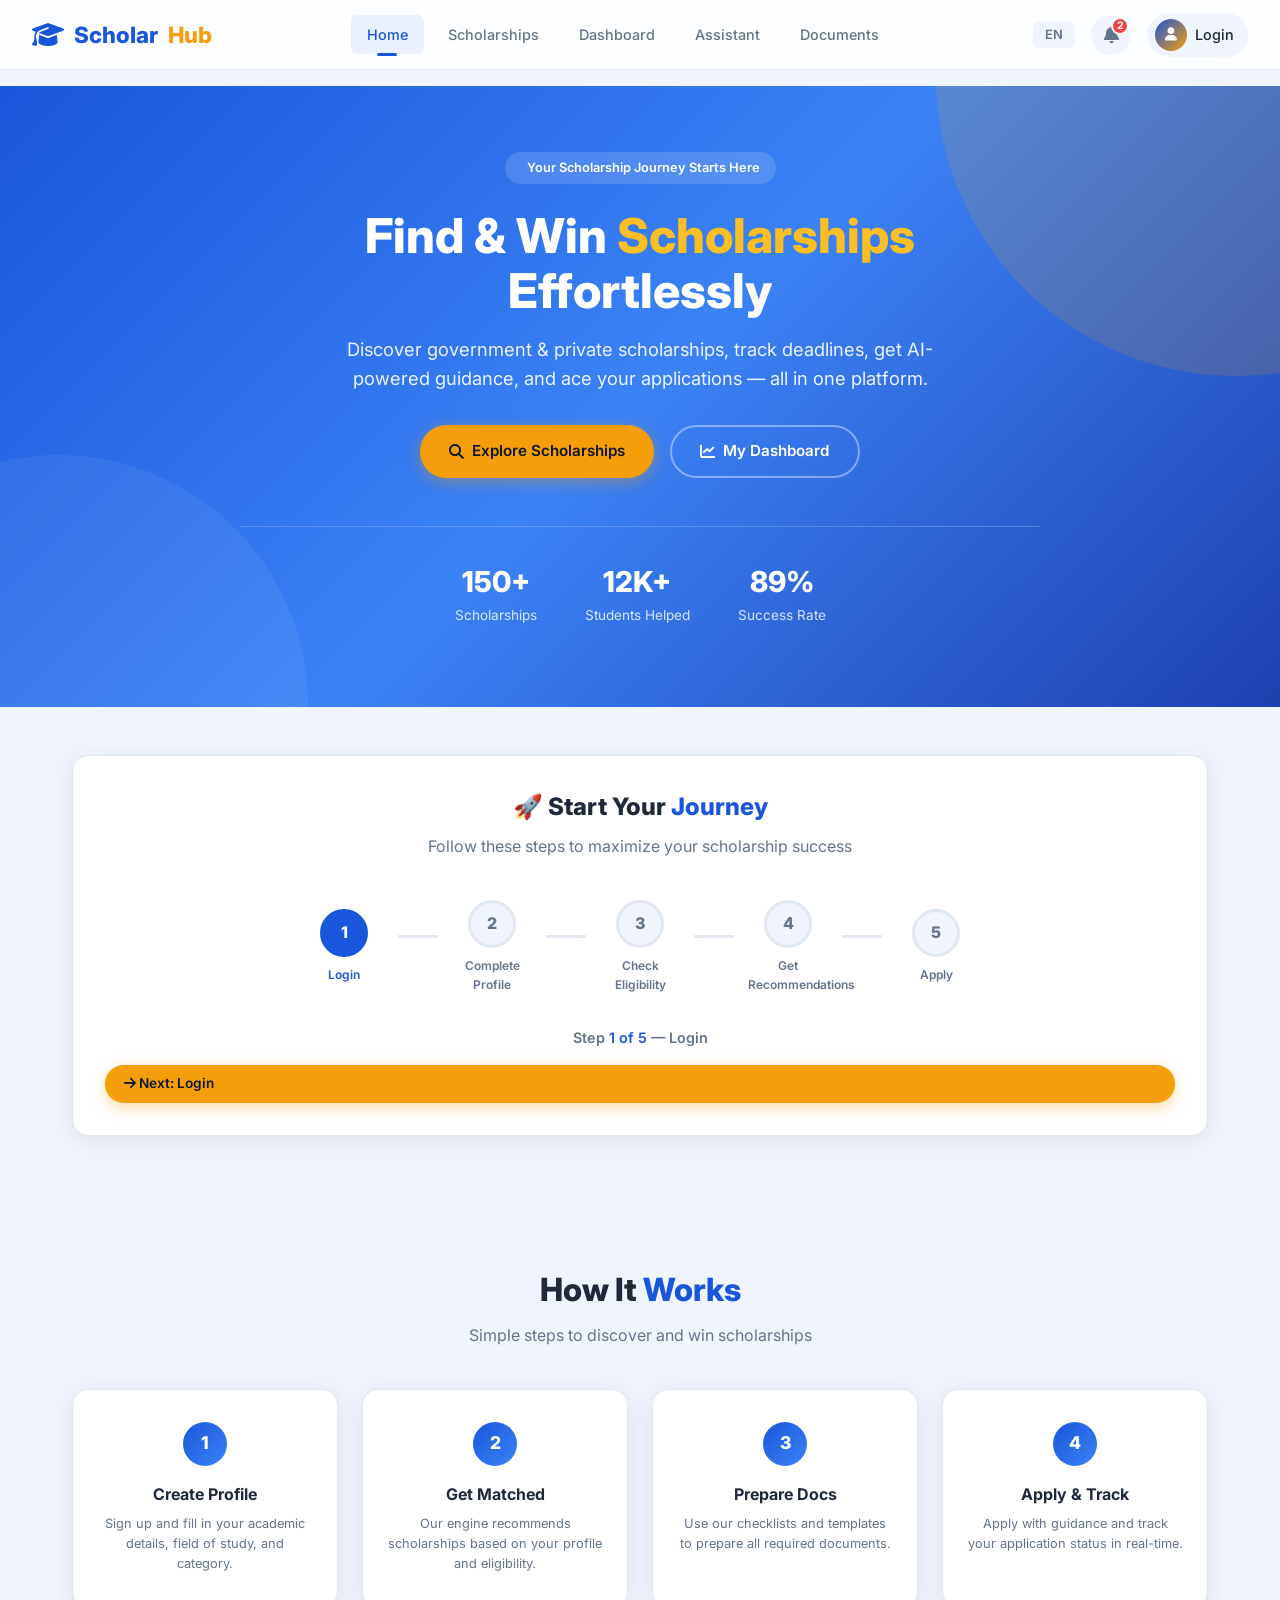
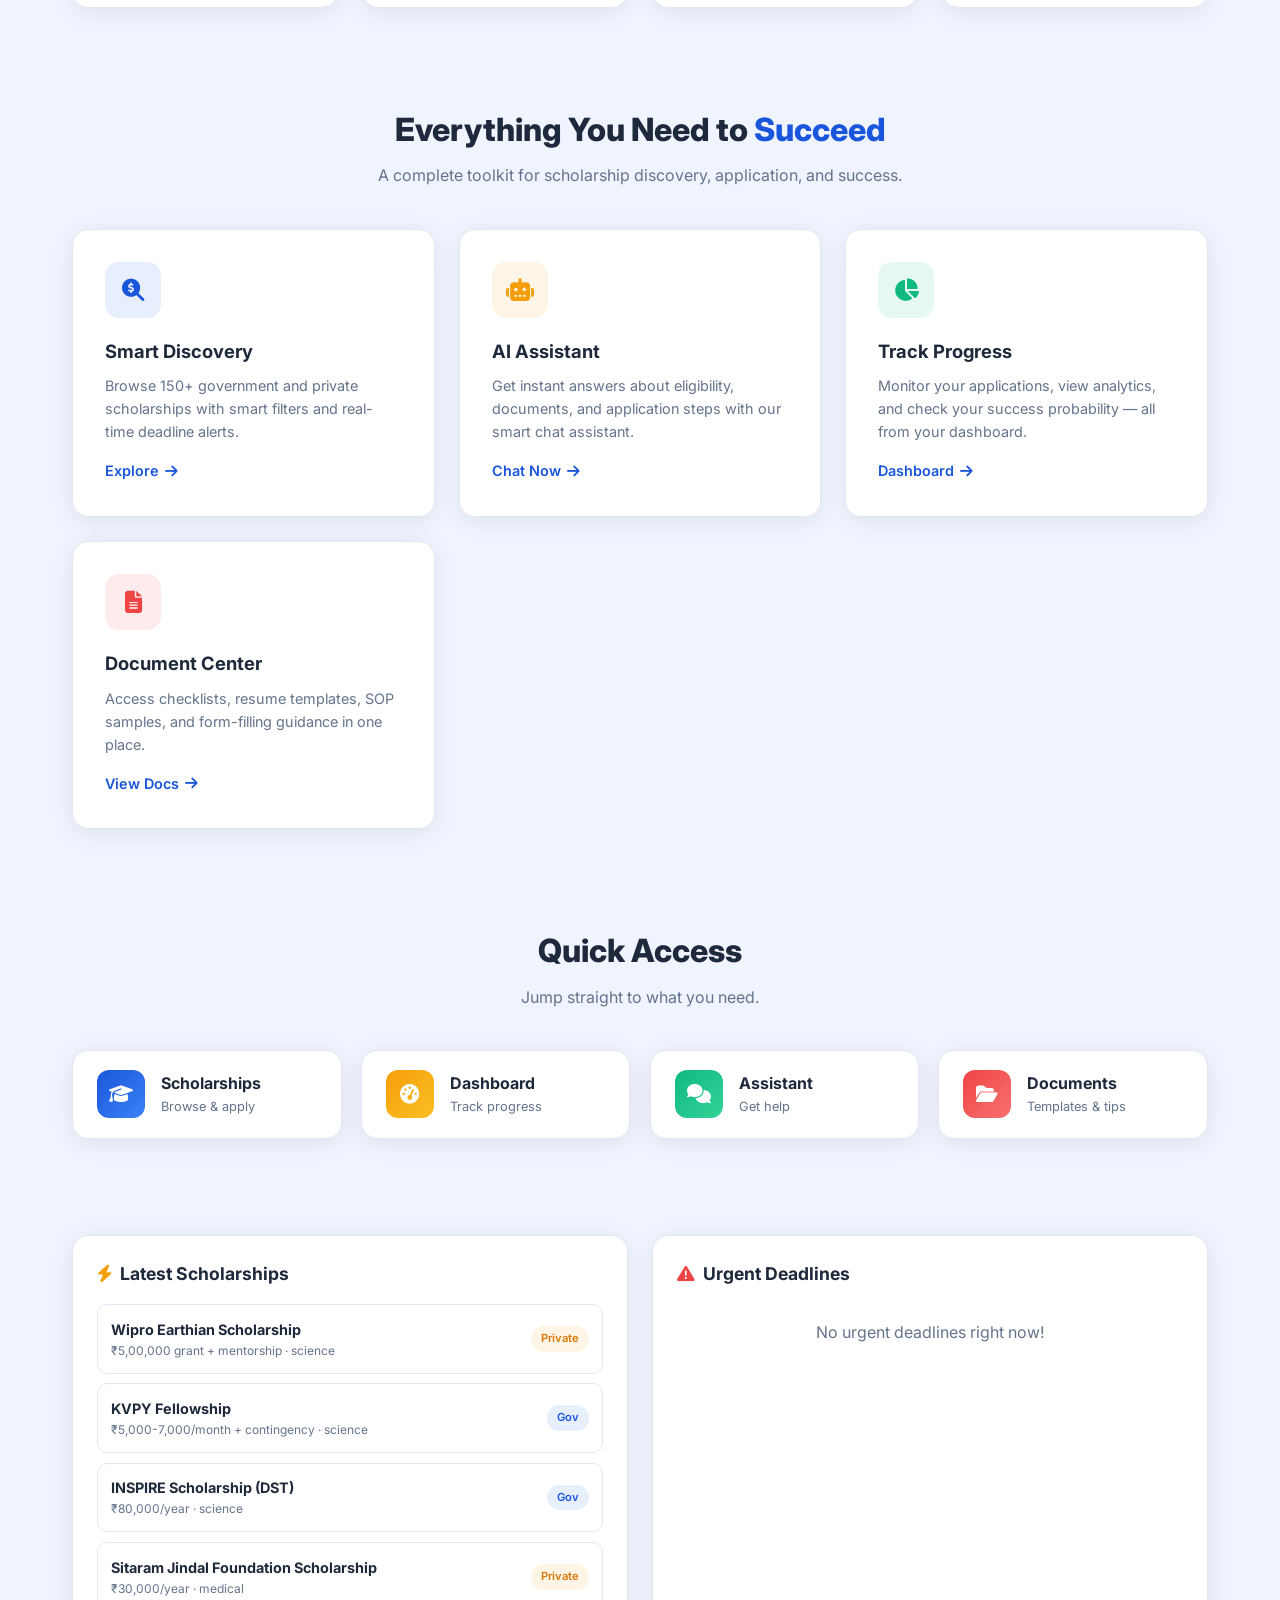
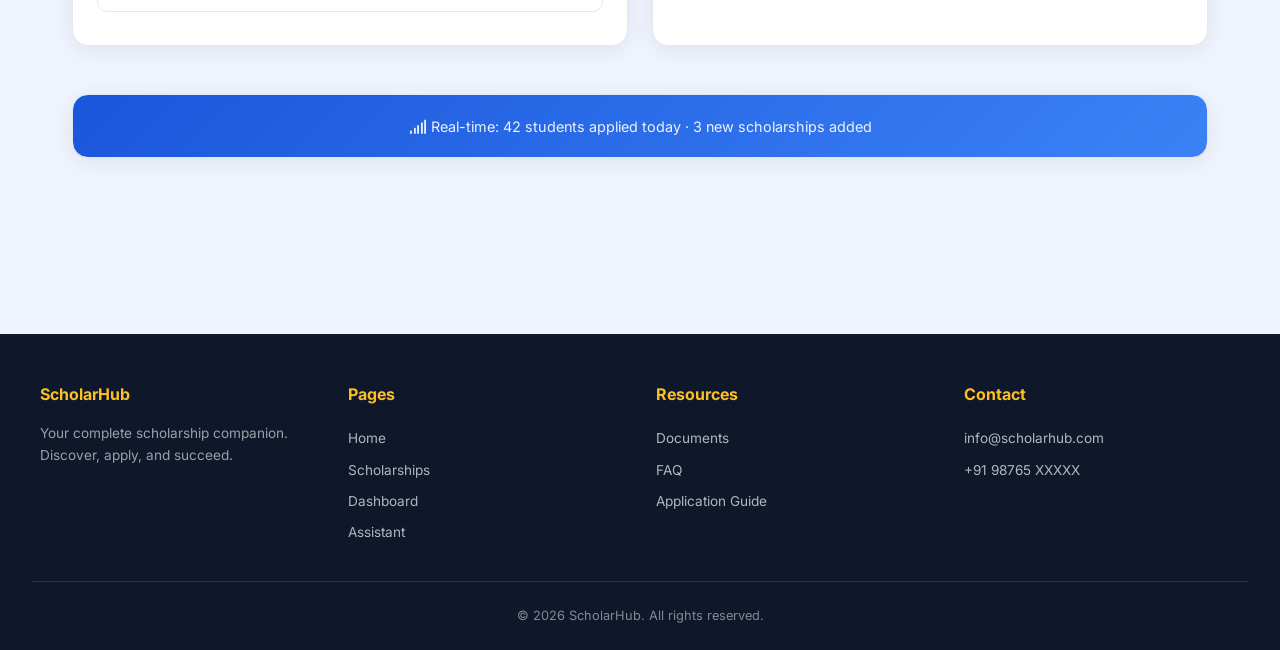
<file: index.html>
<!DOCTYPE html>
<html lang="en">
<head>
  <meta charset="UTF-8">
  <meta name="viewport" content="width=device-width, initial-scale=1.0">
  <title>ScholarHub — Student Scholarship & Study Companion</title>
  <meta name="description" content="Discover scholarships, get personalized recommendations, track applications, and get guidance with ScholarHub.">
  <link rel="stylesheet" href="styles.css">
  <link rel="stylesheet" href="https://cdnjs.cloudflare.com/ajax/libs/font-awesome/6.5.1/css/all.min.css">
</head>
<body>

  <!-- NAVBAR -->
  <nav class="navbar" id="navbar">
    <a href="index.html" class="nav-brand"><i class="fas fa-graduation-cap"></i> Scholar<span>Hub</span></a>
    <div class="nav-links" id="navLinks">
      <a href="index.html" class="active">Home</a>
      <a href="scholarships.html">Scholarships</a>
      <a href="dashboard.html">Dashboard</a>
      <a href="assistant.html">Assistant</a>
      <a href="documents.html">Documents</a>
    </div>
    <div class="nav-right">
      <button class="lang-toggle" id="langToggle" title="Toggle Language">EN</button>
      <button class="nav-notif" id="notifBtn" title="Notifications"><i class="fas fa-bell"></i><span class="badge" id="notifBadge">3</span></button>
      <a href="login.html" class="nav-user" id="navUser"><span class="avatar" id="userAvatar"><i class="fas fa-user"></i></span><span id="userName">Login</span></a>
      <button class="hamburger" id="hamburger"><span></span><span></span><span></span></button>
    </div>
  </nav>

  <!-- NOTIFICATION PANEL -->
  <div class="notif-panel" id="notifPanel">
    <h4>🔔 Notifications</h4>
    <div id="notifList"></div>
  </div>

  <!-- TOAST CONTAINER -->
  <div class="toast-container" id="toastContainer"></div>

  <main class="main-content">
    <!-- HERO -->
    <section class="hero">
      <div class="hero-content">
        <div class="hero-badge"><i class="fas fa-sparkles"></i> <span data-i18n="hero_badge">Your Scholarship Journey Starts Here</span></div>
        <h1 data-i18n="hero_title">Find & Win <span class="highlight">Scholarships</span> Effortlessly</h1>
        <p data-i18n="hero_desc">Discover government & private scholarships, track deadlines, get AI-powered guidance, and ace your applications — all in one platform.</p>
        <div class="hero-btns">
          <a href="scholarships.html" class="btn btn-primary"><i class="fas fa-search"></i> <span data-i18n="explore_btn">Explore Scholarships</span></a>
          <a href="dashboard.html" class="btn btn-outline"><i class="fas fa-chart-line"></i> <span data-i18n="dash_btn">My Dashboard</span></a>
        </div>
        <div class="hero-stats">
          <div class="stat"><h3 id="statScholarships">150+</h3><p data-i18n="stat_sch">Scholarships</p></div>
          <div class="stat"><h3 id="statStudents">12K+</h3><p data-i18n="stat_stu">Students Helped</p></div>
          <div class="stat"><h3 id="statSuccess">89%</h3><p data-i18n="stat_suc">Success Rate</p></div>
        </div>
      </div>
    </section>

    <!-- JOURNEY STEPPER -->
    <section class="section">
      <div class="journey-section">
        <div class="section-header" style="margin-bottom:1.5rem">
          <h2 style="font-size:1.5rem">🚀 Start Your <span class="accent">Journey</span></h2>
          <p>Follow these steps to maximize your scholarship success</p>
        </div>
        <div class="journey-stepper" id="journeyStepper"></div>
        <div class="journey-progress-text" id="journeyProgressText"></div>
        <a id="journeyNextBtn" class="btn btn-primary btn-sm journey-next-btn" href="#">
          <i class="fas fa-arrow-right"></i> <span id="journeyNextLabel">Next Step</span>
        </a>
      </div>
    </section>

    <!-- HOW IT WORKS -->
    <section class="section">
      <div class="section-header">
        <h2>How It <span class="accent">Works</span></h2>
        <p>Simple steps to discover and win scholarships</p>
      </div>
      <div class="how-grid">
        <div class="how-card fade-in">
          <div class="how-num">1</div>
          <h4>Create Profile</h4>
          <p>Sign up and fill in your academic details, field of study, and category.</p>
        </div>
        <div class="how-card fade-in">
          <div class="how-num">2</div>
          <h4>Get Matched</h4>
          <p>Our engine recommends scholarships based on your profile and eligibility.</p>
        </div>
        <div class="how-card fade-in">
          <div class="how-num">3</div>
          <h4>Prepare Docs</h4>
          <p>Use our checklists and templates to prepare all required documents.</p>
        </div>
        <div class="how-card fade-in">
          <div class="how-num">4</div>
          <h4>Apply & Track</h4>
          <p>Apply with guidance and track your application status in real-time.</p>
        </div>
      </div>
    </section>

    <!-- FEATURES -->
    <section class="section">
      <div class="section-header">
        <h2 data-i18n="feat_title">Everything You Need to <span class="accent">Succeed</span></h2>
        <p data-i18n="feat_desc">A complete toolkit for scholarship discovery, application, and success.</p>
      </div>
      <div class="features-grid">
        <div class="feature-card fade-in">
          <div class="fc-icon blue"><i class="fas fa-search-dollar"></i></div>
          <h3 data-i18n="feat1_t">Smart Discovery</h3>
          <p data-i18n="feat1_d">Browse 150+ government and private scholarships with smart filters and real-time deadline alerts.</p>
          <a href="scholarships.html" class="fc-link"><span data-i18n="feat_explore">Explore</span> <i class="fas fa-arrow-right"></i></a>
        </div>
        <div class="feature-card fade-in">
          <div class="fc-icon yellow"><i class="fas fa-robot"></i></div>
          <h3 data-i18n="feat2_t">AI Assistant</h3>
          <p data-i18n="feat2_d">Get instant answers about eligibility, documents, and application steps with our smart chat assistant.</p>
          <a href="assistant.html" class="fc-link"><span data-i18n="feat_chat">Chat Now</span> <i class="fas fa-arrow-right"></i></a>
        </div>
        <div class="feature-card fade-in">
          <div class="fc-icon green"><i class="fas fa-chart-pie"></i></div>
          <h3 data-i18n="feat3_t">Track Progress</h3>
          <p data-i18n="feat3_d">Monitor your applications, view analytics, and check your success probability — all from your dashboard.</p>
          <a href="dashboard.html" class="fc-link"><span data-i18n="feat_dash">Dashboard</span> <i class="fas fa-arrow-right"></i></a>
        </div>
        <div class="feature-card fade-in">
          <div class="fc-icon red"><i class="fas fa-file-alt"></i></div>
          <h3 data-i18n="feat4_t">Document Center</h3>
          <p data-i18n="feat4_d">Access checklists, resume templates, SOP samples, and form-filling guidance in one place.</p>
          <a href="documents.html" class="fc-link"><span data-i18n="feat_docs">View Docs</span> <i class="fas fa-arrow-right"></i></a>
        </div>
      </div>
    </section>

    <!-- QUICK NAV -->
    <section class="section">
      <div class="section-header">
        <h2 data-i18n="qn_title">Quick Access</h2>
        <p data-i18n="qn_desc">Jump straight to what you need.</p>
      </div>
      <div class="quick-nav">
        <a href="scholarships.html" class="quick-card">
          <div class="qc-icon"><i class="fas fa-graduation-cap"></i></div>
          <div><h4 data-i18n="qn1_t">Scholarships</h4><p data-i18n="qn1_d">Browse & apply</p></div>
        </a>
        <a href="dashboard.html" class="quick-card">
          <div class="qc-icon" style="background:linear-gradient(135deg,#f59e0b,#fbbf24)"><i class="fas fa-tachometer-alt"></i></div>
          <div><h4 data-i18n="qn2_t">Dashboard</h4><p data-i18n="qn2_d">Track progress</p></div>
        </a>
        <a href="assistant.html" class="quick-card">
          <div class="qc-icon" style="background:linear-gradient(135deg,#10b981,#34d399)"><i class="fas fa-comments"></i></div>
          <div><h4 data-i18n="qn3_t">Assistant</h4><p data-i18n="qn3_d">Get help</p></div>
        </a>
        <a href="documents.html" class="quick-card">
          <div class="qc-icon" style="background:linear-gradient(135deg,#ef4444,#f87171)"><i class="fas fa-folder-open"></i></div>
          <div><h4 data-i18n="qn4_t">Documents</h4><p data-i18n="qn4_d">Templates & tips</p></div>
        </a>
      </div>
    </section>

    <!-- LATEST / URGENT -->
    <section class="section">
      <div class="two-col">
        <div class="panel">
          <div class="panel-header"><h3><i class="fas fa-bolt" style="color:var(--accent)"></i> <span data-i18n="latest_t">Latest Scholarships</span></h3></div>
          <div id="latestList"></div>
        </div>
        <div class="panel">
          <div class="panel-header"><h3><i class="fas fa-exclamation-triangle" style="color:var(--danger)"></i> <span data-i18n="urgent_t">Urgent Deadlines</span></h3></div>
          <div id="urgentList"></div>
        </div>
      </div>
    </section>

    <!-- REAL-TIME BAR -->
    <section class="section" style="padding-top:0">
      <div class="panel" style="background:linear-gradient(135deg,var(--primary),var(--primary-light));color:#fff;text-align:center;padding:1.2rem">
        <p style="font-size:0.9rem;opacity:0.9"><i class="fas fa-signal"></i> <span id="realtimeText" data-i18n="rt_text">Real-time: 42 students applied today · 3 new scholarships added</span></p>
      </div>
    </section>
  </main>

  <!-- FOOTER -->
  <footer class="footer">
    <div class="footer-grid">
      <div class="footer-col">
        <h4>ScholarHub</h4>
        <p style="font-size:0.85rem;color:rgba(248,250,252,0.6);line-height:1.6">Your complete scholarship companion. Discover, apply, and succeed.</p>
      </div>
      <div class="footer-col">
        <h4 data-i18n="f_pages">Pages</h4>
        <a href="index.html" data-i18n="f_home">Home</a>
        <a href="scholarships.html" data-i18n="f_sch">Scholarships</a>
        <a href="dashboard.html" data-i18n="f_dash">Dashboard</a>
        <a href="assistant.html" data-i18n="f_asst">Assistant</a>
      </div>
      <div class="footer-col">
        <h4 data-i18n="f_resources">Resources</h4>
        <a href="documents.html" data-i18n="f_docs">Documents</a>
        <a href="#" data-i18n="f_faq">FAQ</a>
        <a href="#" data-i18n="f_guide">Application Guide</a>
      </div>
      <div class="footer-col">
        <h4 data-i18n="f_contact">Contact</h4>
        <a href="#">info@scholarhub.com</a>
        <a href="#">+91 98765 XXXXX</a>
      </div>
    </div>
    <div class="footer-bottom">© 2026 ScholarHub. All rights reserved.</div>
  </footer>

  <!-- MOBILE BOTTOM NAV -->
  <div class="bottom-nav" id="bottomNav">
    <div class="bottom-nav-inner">
      <a href="index.html" class="active"><i class="fas fa-home"></i><span>Home</span></a>
      <a href="scholarships.html"><i class="fas fa-graduation-cap"></i><span>Scholarships</span></a>
      <a href="dashboard.html"><i class="fas fa-chart-pie"></i><span>Dashboard</span></a>
      <a href="assistant.html"><i class="fas fa-robot"></i><span>Assistant</span></a>
      <a href="documents.html"><i class="fas fa-file-alt"></i><span>Docs</span></a>
    </div>
  </div>

  <script src="script.js"></script>
</body>
</html>
</file>
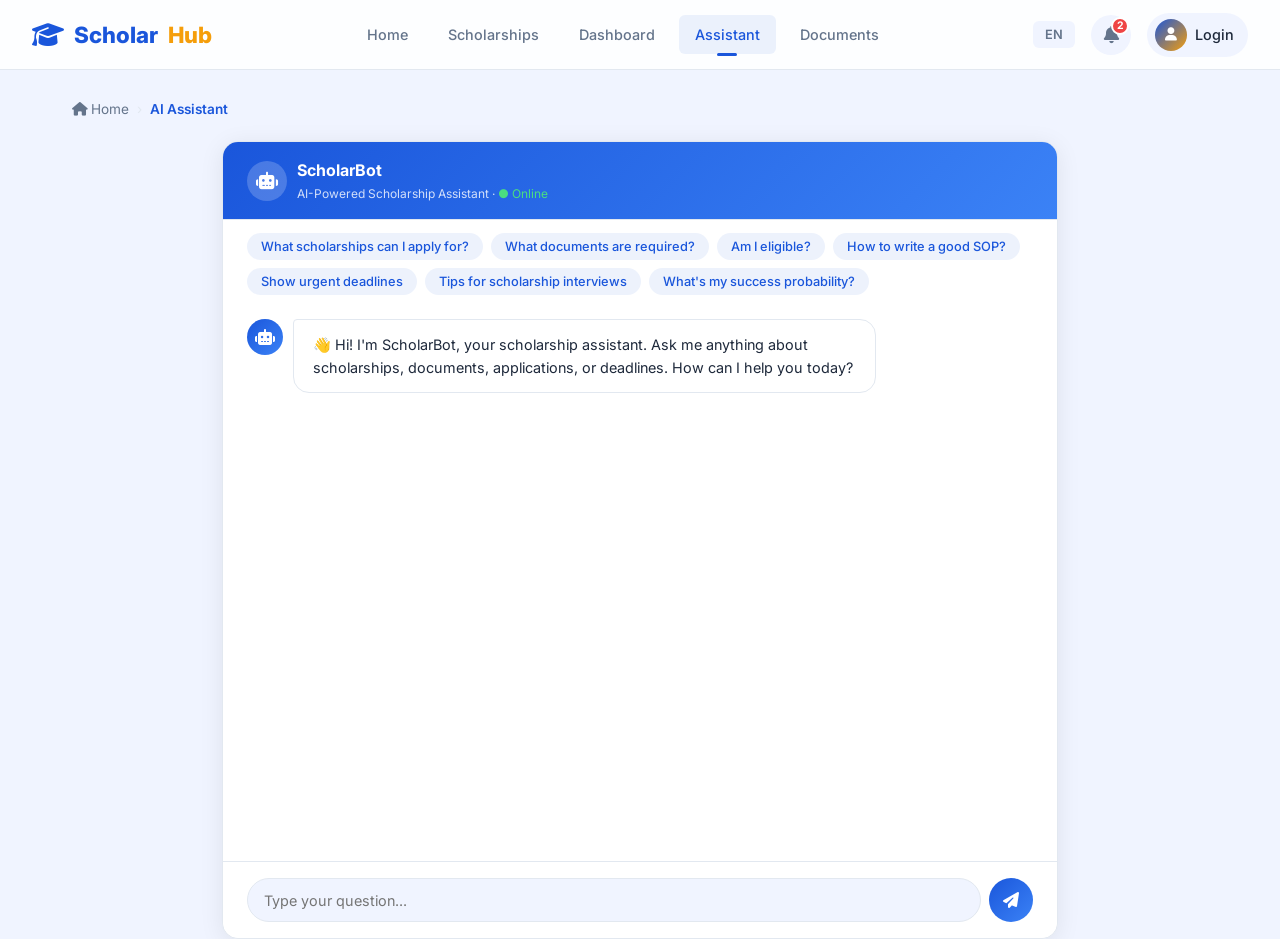
<file: assistant.html>
<!DOCTYPE html>
<html lang="en">
<head>
  <meta charset="UTF-8">
  <meta name="viewport" content="width=device-width, initial-scale=1.0">
  <title>AI Assistant — ScholarHub</title>
  <meta name="description" content="Get instant scholarship guidance with our AI-powered chat assistant.">
  <link rel="stylesheet" href="styles.css">
  <link rel="stylesheet" href="https://cdnjs.cloudflare.com/ajax/libs/font-awesome/6.5.1/css/all.min.css">
</head>
<body>
  <nav class="navbar" id="navbar">
    <a href="index.html" class="nav-brand"><i class="fas fa-graduation-cap"></i> Scholar<span>Hub</span></a>
    <div class="nav-links" id="navLinks">
      <a href="index.html">Home</a><a href="scholarships.html">Scholarships</a>
      <a href="dashboard.html">Dashboard</a><a href="assistant.html" class="active">Assistant</a><a href="documents.html">Documents</a>
    </div>
    <div class="nav-right">
      <button class="lang-toggle" id="langToggle">EN</button>
      <button class="nav-notif" id="notifBtn"><i class="fas fa-bell"></i><span class="badge" id="notifBadge">3</span></button>
      <a href="login.html" class="nav-user" id="navUser"><span class="avatar" id="userAvatar"><i class="fas fa-user"></i></span><span id="userName">Login</span></a>
      <button class="hamburger" id="hamburger"><span></span><span></span><span></span></button>
    </div>
  </nav>
  <div class="notif-panel" id="notifPanel"><h4>🔔 Notifications</h4><div id="notifList"></div></div>
  <div class="toast-container" id="toastContainer"></div>

  <main class="main-content" style="padding-bottom:0">
    <!-- BREADCRUMB -->
    <div class="breadcrumb">
      <a href="index.html"><i class="fas fa-home"></i> Home</a>
      <span class="bc-sep">›</span>
      <span class="bc-current">AI Assistant</span>
    </div>

    <section class="section" style="padding-top:0.5rem;padding-bottom:0;max-width:900px">
      <div class="chat-container" style="background:var(--bg-card);border-radius:var(--radius);box-shadow:var(--shadow);border:1px solid var(--border);overflow:hidden">
        <!-- CHAT HEADER -->
        <div style="padding:1rem 1.5rem;border-bottom:1px solid var(--border);display:flex;align-items:center;gap:10px;background:linear-gradient(135deg,var(--primary),var(--primary-light))">
          <div style="width:40px;height:40px;border-radius:50%;background:rgba(255,255,255,0.2);display:flex;align-items:center;justify-content:center;color:#fff;font-size:1.1rem"><i class="fas fa-robot"></i></div>
          <div><h3 style="font-size:1rem;color:#fff">ScholarBot</h3><p style="font-size:0.75rem;color:rgba(255,255,255,0.8)">AI-Powered Scholarship Assistant · <span style="color:#4ade80">● Online</span></p></div>
        </div>
        <!-- SUGGESTIONS -->
        <div class="chat-suggestions" id="chatSuggestions">
          <button onclick="sendSuggestion(this)">What scholarships can I apply for?</button>
          <button onclick="sendSuggestion(this)">What documents are required?</button>
          <button onclick="sendSuggestion(this)">Am I eligible?</button>
          <button onclick="sendSuggestion(this)">How to write a good SOP?</button>
          <button onclick="sendSuggestion(this)">Show urgent deadlines</button>
          <button onclick="sendSuggestion(this)">Tips for scholarship interviews</button>
          <button onclick="sendSuggestion(this)">What's my success probability?</button>
        </div>
        <!-- MESSAGES -->
        <div class="chat-messages" id="chatMessages">
          <div class="chat-msg bot">
            <div class="msg-avatar"><i class="fas fa-robot"></i></div>
            <div class="msg-bubble">👋 Hi! I'm ScholarBot, your scholarship assistant. Ask me anything about scholarships, documents, applications, or deadlines. How can I help you today?</div>
          </div>
        </div>
        <!-- INPUT -->
        <div class="chat-input-area">
          <input type="text" id="chatInput" placeholder="Type your question..." onkeydown="if(event.key==='Enter')sendChat()">
          <button class="chat-send" onclick="sendChat()"><i class="fas fa-paper-plane"></i></button>
        </div>
      </div>
    </section>
  </main>

  <!-- MOBILE BOTTOM NAV -->
  <div class="bottom-nav" id="bottomNav">
    <div class="bottom-nav-inner">
      <a href="index.html"><i class="fas fa-home"></i><span>Home</span></a>
      <a href="scholarships.html"><i class="fas fa-graduation-cap"></i><span>Scholarships</span></a>
      <a href="dashboard.html"><i class="fas fa-chart-pie"></i><span>Dashboard</span></a>
      <a href="assistant.html" class="active"><i class="fas fa-robot"></i><span>Assistant</span></a>
      <a href="documents.html"><i class="fas fa-file-alt"></i><span>Docs</span></a>
    </div>
  </div>

  <script src="script.js"></script>
</body>
</html>
</file>
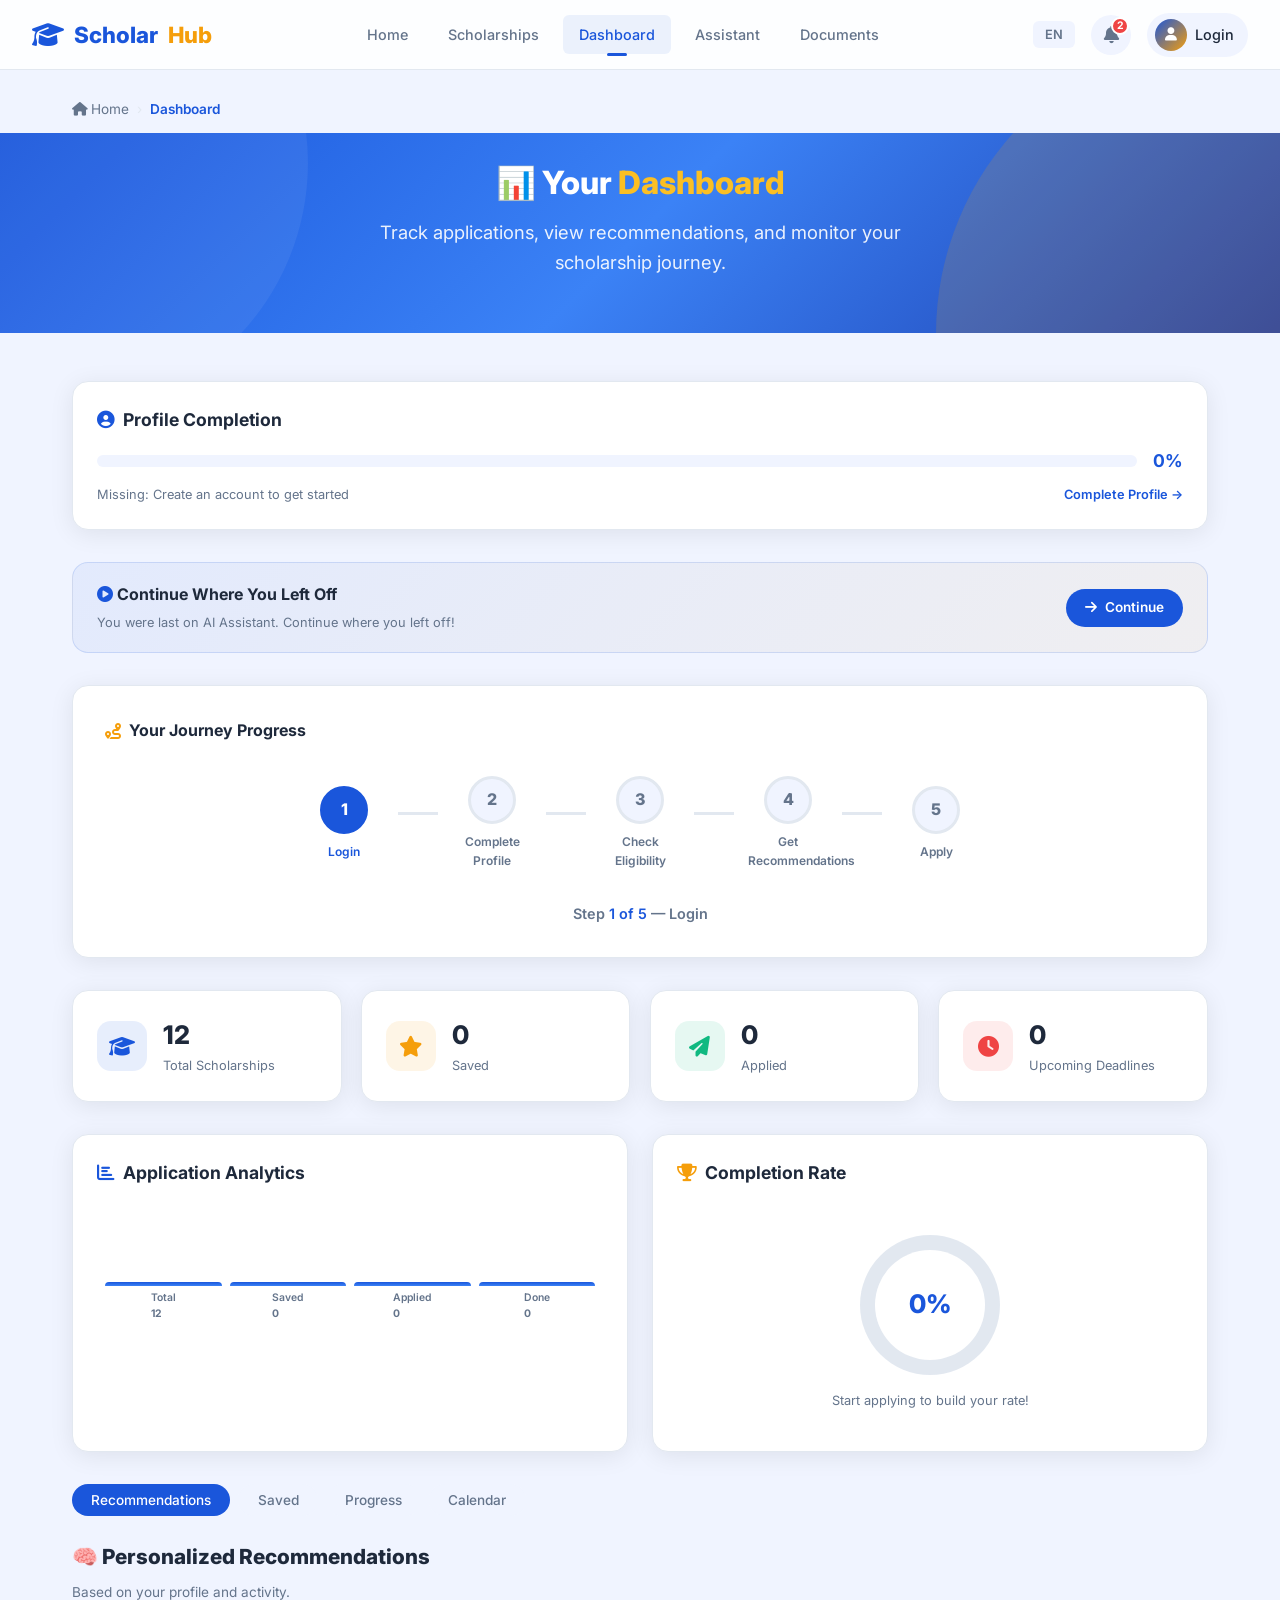
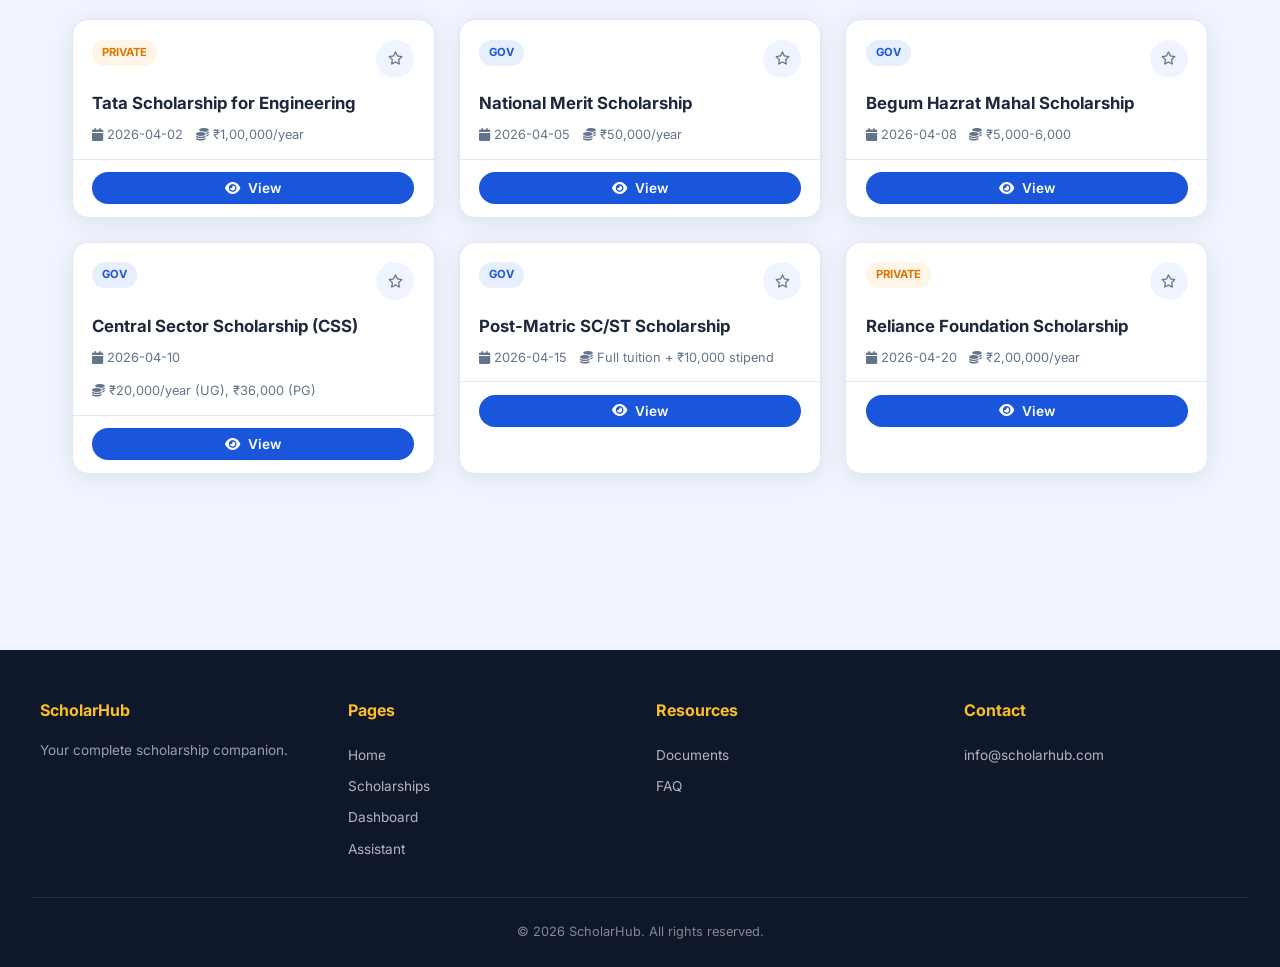
<file: dashboard.html>
<!DOCTYPE html>
<html lang="en">
<head>
  <meta charset="UTF-8">
  <meta name="viewport" content="width=device-width, initial-scale=1.0">
  <title>Dashboard — ScholarHub</title>
  <meta name="description" content="Track your scholarship applications, view recommendations, and monitor your progress.">
  <link rel="stylesheet" href="styles.css">
  <link rel="stylesheet" href="https://cdnjs.cloudflare.com/ajax/libs/font-awesome/6.5.1/css/all.min.css">
</head>
<body>
  <nav class="navbar" id="navbar">
    <a href="index.html" class="nav-brand"><i class="fas fa-graduation-cap"></i> Scholar<span>Hub</span></a>
    <div class="nav-links" id="navLinks">
      <a href="index.html">Home</a><a href="scholarships.html">Scholarships</a>
      <a href="dashboard.html" class="active">Dashboard</a><a href="assistant.html">Assistant</a><a href="documents.html">Documents</a>
    </div>
    <div class="nav-right">
      <button class="lang-toggle" id="langToggle">EN</button>
      <button class="nav-notif" id="notifBtn"><i class="fas fa-bell"></i><span class="badge" id="notifBadge">3</span></button>
      <a href="login.html" class="nav-user" id="navUser"><span class="avatar" id="userAvatar"><i class="fas fa-user"></i></span><span id="userName">Login</span></a>
      <button class="hamburger" id="hamburger"><span></span><span></span><span></span></button>
    </div>
  </nav>
  <div class="notif-panel" id="notifPanel"><h4>🔔 Notifications</h4><div id="notifList"></div></div>
  <div class="toast-container" id="toastContainer"></div>

  <main class="main-content">
    <!-- BREADCRUMB -->
    <div class="breadcrumb">
      <a href="index.html"><i class="fas fa-home"></i> Home</a>
      <span class="bc-sep">›</span>
      <span class="bc-current">Dashboard</span>
    </div>

    <section class="hero" style="padding:2rem 2rem 1.5rem;text-align:center">
      <div class="hero-content">
        <h1 style="font-size:2rem" data-i18n="dash_title">📊 Your <span class="highlight">Dashboard</span></h1>
        <p data-i18n="dash_desc">Track applications, view recommendations, and monitor your scholarship journey.</p>
      </div>
    </section>

    <section class="section">
      <!-- PROFILE COMPLETION -->
      <div class="profile-completion" id="profileCompletion">
        <h3><i class="fas fa-user-circle" style="color:var(--primary)"></i> Profile Completion</h3>
        <div style="display:flex;align-items:center;gap:1rem;margin-bottom:0.5rem">
          <div class="profile-bar-bg" style="flex:1">
            <div class="profile-bar-fill" id="profileBarFill" style="width:0%"></div>
          </div>
          <span class="profile-percent" id="profilePercent">0%</span>
        </div>
        <div class="profile-details">
          <span id="profileMissing">Complete your profile for better recommendations</span>
          <a href="login.html" style="color:var(--primary);font-weight:600;font-size:0.8rem">Complete Profile →</a>
        </div>
      </div>

      <!-- CONTINUE WHERE YOU LEFT OFF -->
      <div class="continue-card" id="continueCard" style="display:none">
        <div class="continue-info">
          <h4><i class="fas fa-play-circle" style="color:var(--primary)"></i> Continue Where You Left Off</h4>
          <p id="continueText">You were viewing scholarships. Pick up where you stopped!</p>
        </div>
        <a id="continueLink" href="scholarships.html" class="btn btn-secondary btn-sm"><i class="fas fa-arrow-right"></i> Continue</a>
      </div>

      <!-- JOURNEY STEPPER (compact) -->
      <div class="journey-section" style="margin-bottom:2rem">
        <h3 style="font-size:1rem;margin-bottom:1rem;display:flex;align-items:center;gap:8px"><i class="fas fa-route" style="color:var(--accent)"></i> Your Journey Progress</h3>
        <div class="journey-stepper" id="dashJourneyStepper"></div>
        <div class="journey-progress-text" id="dashJourneyText"></div>
      </div>

      <!-- STATS -->
      <div class="dash-stats">
        <div class="stat-card"><div class="sc-icon blue"><i class="fas fa-graduation-cap"></i></div><div><h3 id="totalSch">0</h3><p>Total Scholarships</p></div></div>
        <div class="stat-card"><div class="sc-icon yellow"><i class="fas fa-star"></i></div><div><h3 id="savedCount">0</h3><p>Saved</p></div></div>
        <div class="stat-card"><div class="sc-icon green"><i class="fas fa-paper-plane"></i></div><div><h3 id="appliedCount">0</h3><p>Applied</p></div></div>
        <div class="stat-card"><div class="sc-icon red"><i class="fas fa-clock"></i></div><div><h3 id="upcomingDl">0</h3><p>Upcoming Deadlines</p></div></div>
      </div>

      <!-- ANALYTICS -->
      <div class="analytics-grid">
        <div class="panel">
          <div class="panel-header"><h3><i class="fas fa-chart-bar" style="color:var(--primary)"></i> Application Analytics</h3></div>
          <div class="bar-chart" id="analyticsChart"></div>
        </div>
        <div class="panel">
          <div class="panel-header"><h3><i class="fas fa-trophy" style="color:var(--accent)"></i> Completion Rate</h3></div>
          <div style="text-align:center;padding:1rem">
            <div class="prob-circle" id="completionCircle"><span id="completionValue">0%</span></div>
            <p style="font-size:0.8rem;color:var(--text-light);margin-top:0.5rem" id="completionTip">Start applying to build your completion rate!</p>
          </div>
        </div>
      </div>

      <!-- TABS -->
      <div class="tabs">
        <button class="tab-btn active" data-tab="recommendations">Recommendations</button>
        <button class="tab-btn" data-tab="saved">Saved</button>
        <button class="tab-btn" data-tab="progress">Progress</button>
        <button class="tab-btn" data-tab="calendar">Calendar</button>
      </div>

      <!-- RECOMMENDATIONS TAB -->
      <div class="tab-content" id="tab-recommendations">
        <div class="section-header" style="text-align:left;margin-bottom:1rem">
          <h2 style="font-size:1.3rem">🧠 Personalized Recommendations</h2>
          <p style="font-size:0.85rem">Based on your profile and activity.</p>
        </div>
        <div class="sch-grid" id="recGrid"></div>
      </div>

      <!-- SAVED TAB -->
      <div class="tab-content" id="tab-saved" style="display:none">
        <div class="section-header" style="text-align:left;margin-bottom:1rem">
          <h2 style="font-size:1.3rem">⭐ Saved Scholarships</h2>
        </div>
        <div class="sch-grid" id="savedGrid"></div>
        <div class="empty-state" id="noSaved" style="display:none">
          <i class="fas fa-bookmark"></i>
          <h4>No saved scholarships yet</h4>
          <p>Browse scholarships and tap ⭐ to save your favorites!</p>
          <a href="scholarships.html" class="btn btn-secondary btn-sm" style="margin-top:1rem"><i class="fas fa-search"></i> Browse Scholarships</a>
        </div>
      </div>

      <!-- PROGRESS TAB -->
      <div class="tab-content" id="tab-progress" style="display:none">
        <div class="section-header" style="text-align:left;margin-bottom:1rem">
          <h2 style="font-size:1.3rem">📈 Application Progress</h2>
        </div>
        <div class="progress-list" id="progressList"></div>
      </div>

      <!-- CALENDAR TAB -->
      <div class="tab-content" id="tab-calendar" style="display:none">
        <div class="two-col">
          <div class="calendar" id="calendarWidget">
            <div class="cal-header">
              <h3 id="calMonth">March 2026</h3>
              <div class="cal-nav">
                <button onclick="changeMonth(-1)"><i class="fas fa-chevron-left"></i></button>
                <button onclick="changeMonth(1)"><i class="fas fa-chevron-right"></i></button>
              </div>
            </div>
            <div class="cal-grid" id="calGrid"></div>
          </div>
          <div>
            <div class="prob-meter">
              <h3 style="font-size:1.1rem">🎯 Success Probability</h3>
              <p style="font-size:0.8rem;color:var(--text-light);margin-top:0.3rem">Based on your profile completeness & activity</p>
              <div class="prob-circle" id="probCircle"><span id="probValue">0%</span></div>
              <p style="font-size:0.85rem;color:var(--text-light);margin-top:0.5rem" id="probTip">Complete your profile to improve chances!</p>
            </div>
          </div>
        </div>
      </div>
    </section>
  </main>

  <footer class="footer">
    <div class="footer-grid">
      <div class="footer-col"><h4>ScholarHub</h4><p style="font-size:0.85rem;color:rgba(248,250,252,0.6)">Your complete scholarship companion.</p></div>
      <div class="footer-col"><h4>Pages</h4><a href="index.html">Home</a><a href="scholarships.html">Scholarships</a><a href="dashboard.html">Dashboard</a><a href="assistant.html">Assistant</a></div>
      <div class="footer-col"><h4>Resources</h4><a href="documents.html">Documents</a><a href="#">FAQ</a></div>
      <div class="footer-col"><h4>Contact</h4><a href="#">info@scholarhub.com</a></div>
    </div>
    <div class="footer-bottom">© 2026 ScholarHub. All rights reserved.</div>
  </footer>

  <!-- MOBILE BOTTOM NAV -->
  <div class="bottom-nav" id="bottomNav">
    <div class="bottom-nav-inner">
      <a href="index.html"><i class="fas fa-home"></i><span>Home</span></a>
      <a href="scholarships.html"><i class="fas fa-graduation-cap"></i><span>Scholarships</span></a>
      <a href="dashboard.html" class="active"><i class="fas fa-chart-pie"></i><span>Dashboard</span></a>
      <a href="assistant.html"><i class="fas fa-robot"></i><span>Assistant</span></a>
      <a href="documents.html"><i class="fas fa-file-alt"></i><span>Docs</span></a>
    </div>
  </div>

  <script src="script.js"></script>
</body>
</html>
</file>
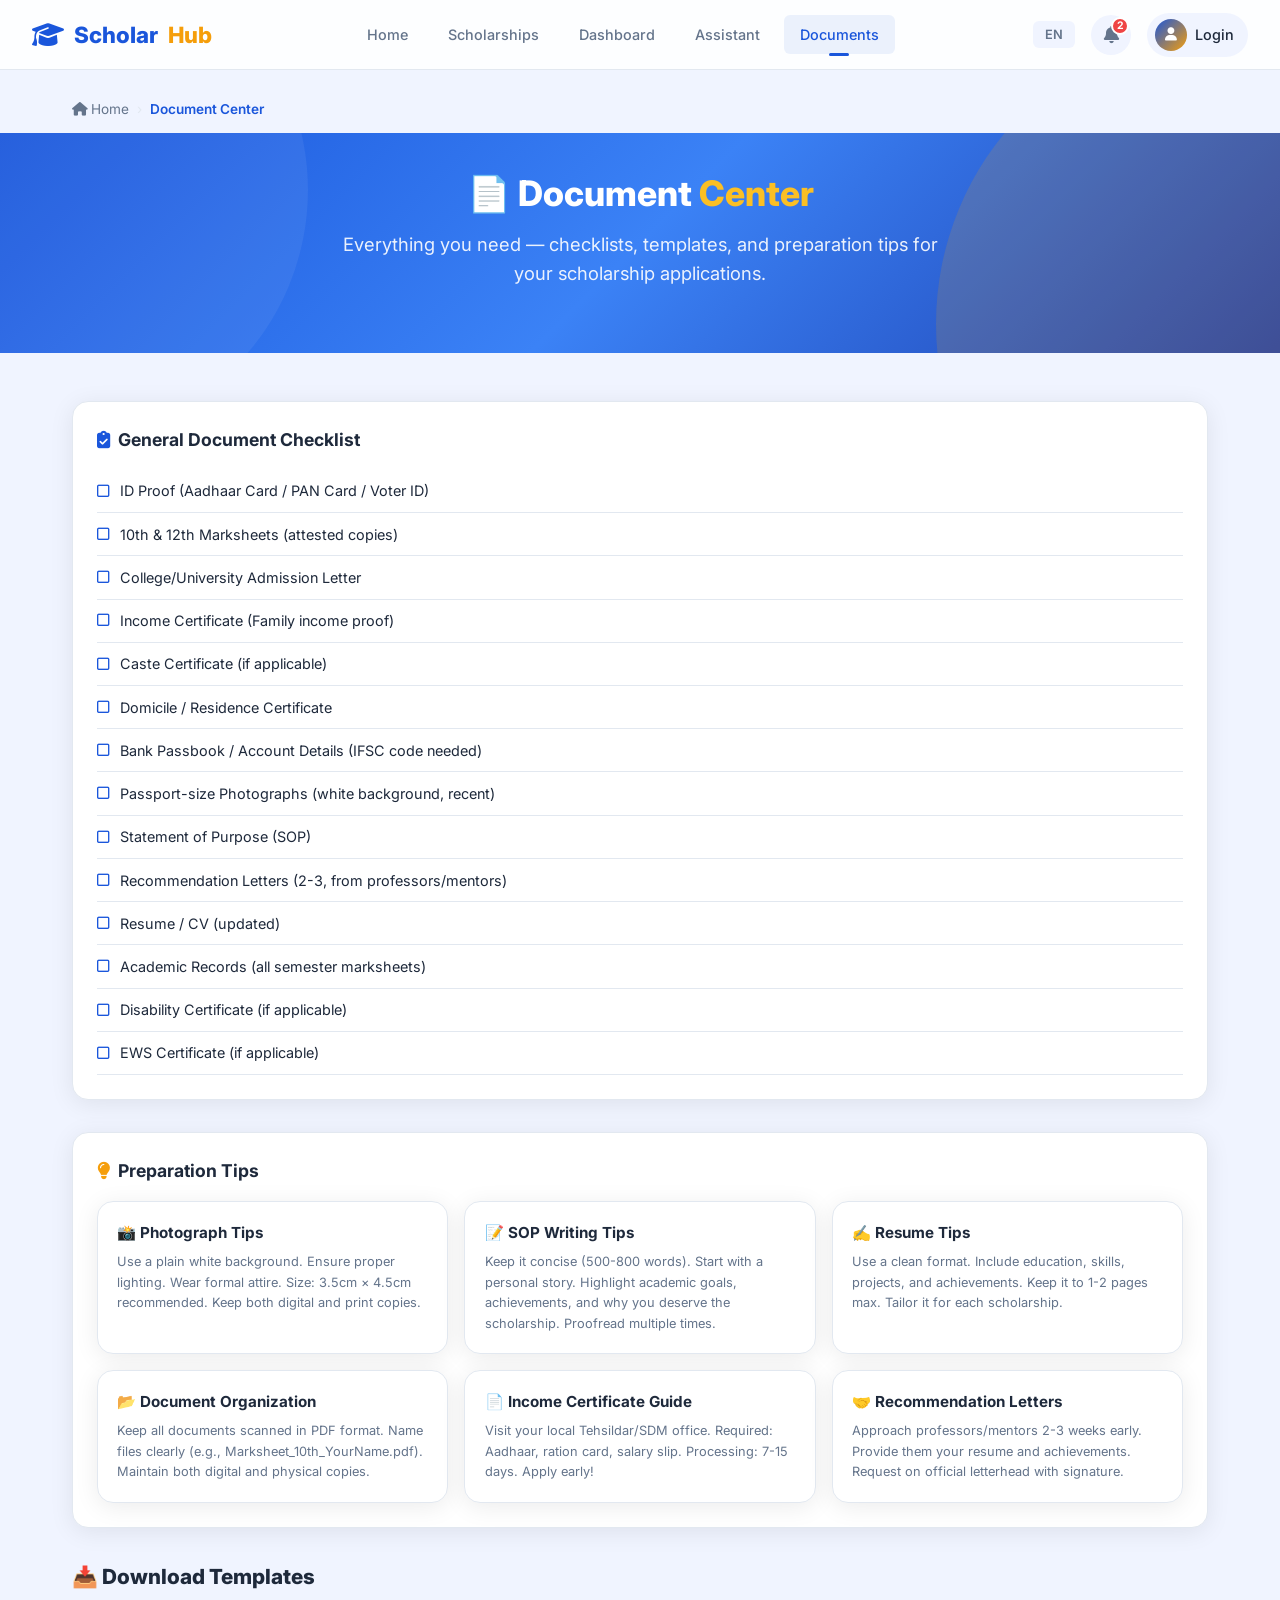
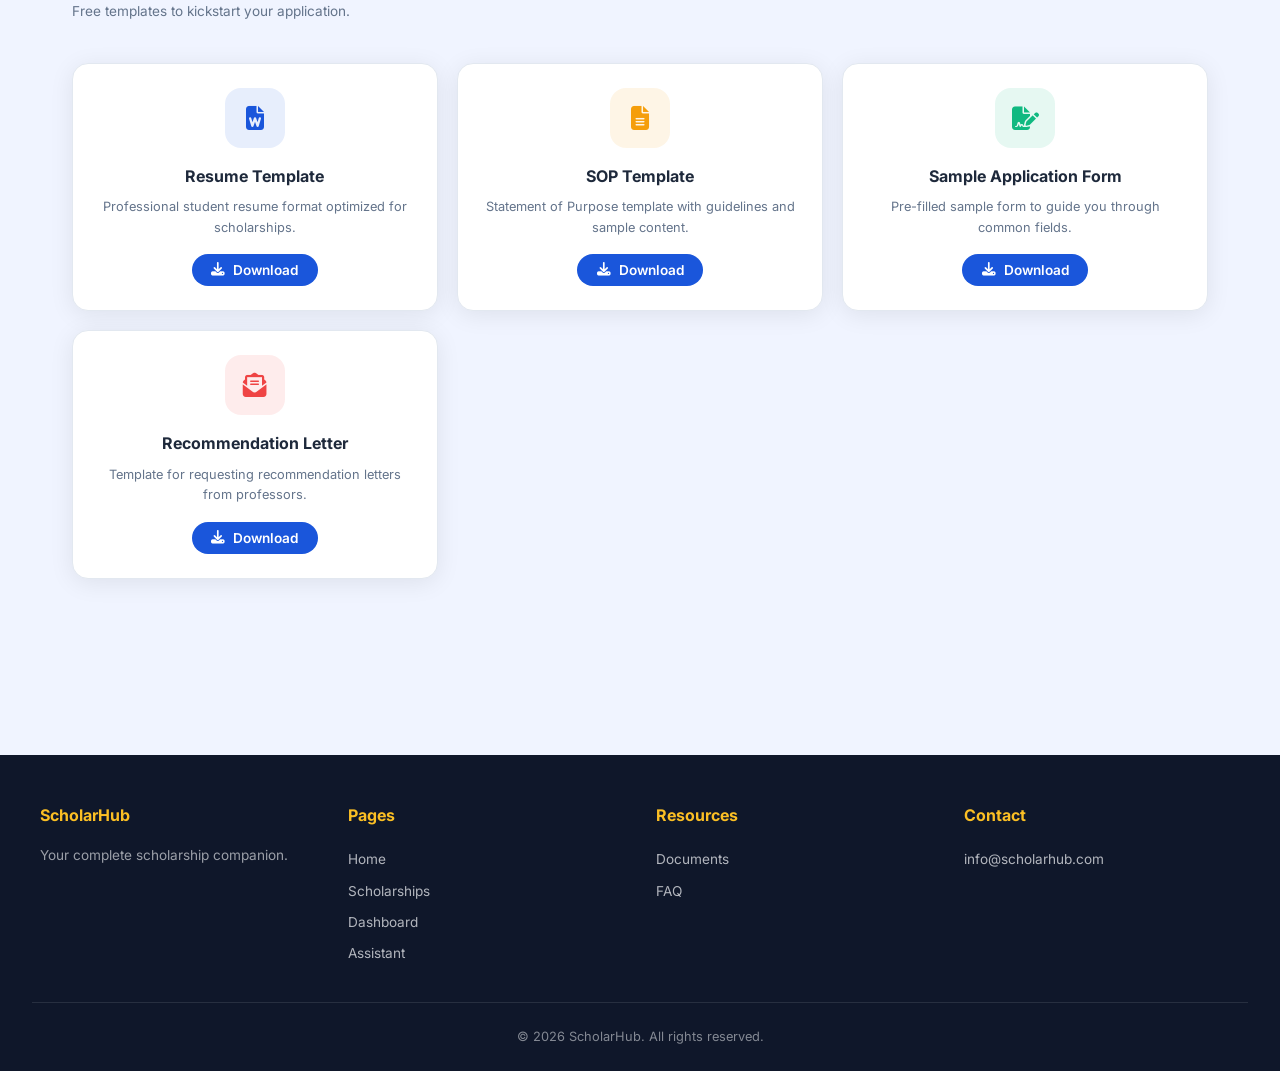
<file: documents.html>
<!DOCTYPE html>
<html lang="en">
<head>
  <meta charset="UTF-8">
  <meta name="viewport" content="width=device-width, initial-scale=1.0">
  <title>Documents — ScholarHub</title>
  <meta name="description" content="Access document checklists, templates, and preparation tips for scholarship applications.">
  <link rel="stylesheet" href="styles.css">
  <link rel="stylesheet" href="https://cdnjs.cloudflare.com/ajax/libs/font-awesome/6.5.1/css/all.min.css">
</head>
<body>
  <nav class="navbar" id="navbar">
    <a href="index.html" class="nav-brand"><i class="fas fa-graduation-cap"></i> Scholar<span>Hub</span></a>
    <div class="nav-links" id="navLinks">
      <a href="index.html">Home</a><a href="scholarships.html">Scholarships</a>
      <a href="dashboard.html">Dashboard</a><a href="assistant.html">Assistant</a><a href="documents.html" class="active">Documents</a>
    </div>
    <div class="nav-right">
      <button class="lang-toggle" id="langToggle">EN</button>
      <button class="nav-notif" id="notifBtn"><i class="fas fa-bell"></i><span class="badge" id="notifBadge">3</span></button>
      <a href="login.html" class="nav-user" id="navUser"><span class="avatar" id="userAvatar"><i class="fas fa-user"></i></span><span id="userName">Login</span></a>
      <button class="hamburger" id="hamburger"><span></span><span></span><span></span></button>
    </div>
  </nav>
  <div class="notif-panel" id="notifPanel"><h4>🔔 Notifications</h4><div id="notifList"></div></div>
  <div class="toast-container" id="toastContainer"></div>

  <main class="main-content">
    <!-- BREADCRUMB -->
    <div class="breadcrumb">
      <a href="index.html"><i class="fas fa-home"></i> Home</a>
      <span class="bc-sep">›</span>
      <span class="bc-current">Document Center</span>
    </div>

    <section class="hero" style="padding:2.5rem 2rem 2rem;text-align:center">
      <div class="hero-content">
        <h1 style="font-size:2.2rem">📄 Document <span class="highlight">Center</span></h1>
        <p>Everything you need — checklists, templates, and preparation tips for your scholarship applications.</p>
      </div>
    </section>

    <section class="section">
      <!-- GENERAL CHECKLIST -->
      <div class="panel" style="margin-bottom:2rem" id="checklist-section">
        <div class="panel-header"><h3><i class="fas fa-clipboard-check" style="color:var(--primary)"></i> General Document Checklist</h3></div>
        <div id="docChecklist">
          <div class="checklist-item"><i class="far fa-square" onclick="toggleCheck(this)"></i> <span>ID Proof (Aadhaar Card / PAN Card / Voter ID)</span></div>
          <div class="checklist-item"><i class="far fa-square" onclick="toggleCheck(this)"></i> <span>10th & 12th Marksheets (attested copies)</span></div>
          <div class="checklist-item"><i class="far fa-square" onclick="toggleCheck(this)"></i> <span>College/University Admission Letter</span></div>
          <div class="checklist-item"><i class="far fa-square" onclick="toggleCheck(this)"></i> <span>Income Certificate (Family income proof)</span></div>
          <div class="checklist-item"><i class="far fa-square" onclick="toggleCheck(this)"></i> <span>Caste Certificate (if applicable)</span></div>
          <div class="checklist-item"><i class="far fa-square" onclick="toggleCheck(this)"></i> <span>Domicile / Residence Certificate</span></div>
          <div class="checklist-item"><i class="far fa-square" onclick="toggleCheck(this)"></i> <span>Bank Passbook / Account Details (IFSC code needed)</span></div>
          <div class="checklist-item"><i class="far fa-square" onclick="toggleCheck(this)"></i> <span>Passport-size Photographs (white background, recent)</span></div>
          <div class="checklist-item"><i class="far fa-square" onclick="toggleCheck(this)"></i> <span>Statement of Purpose (SOP)</span></div>
          <div class="checklist-item"><i class="far fa-square" onclick="toggleCheck(this)"></i> <span>Recommendation Letters (2-3, from professors/mentors)</span></div>
          <div class="checklist-item"><i class="far fa-square" onclick="toggleCheck(this)"></i> <span>Resume / CV (updated)</span></div>
          <div class="checklist-item"><i class="far fa-square" onclick="toggleCheck(this)"></i> <span>Academic Records (all semester marksheets)</span></div>
          <div class="checklist-item"><i class="far fa-square" onclick="toggleCheck(this)"></i> <span>Disability Certificate (if applicable)</span></div>
          <div class="checklist-item"><i class="far fa-square" onclick="toggleCheck(this)"></i> <span>EWS Certificate (if applicable)</span></div>
        </div>
      </div>

      <!-- TIPS -->
      <div class="panel" style="margin-bottom:2rem" id="tips-section">
        <div class="panel-header"><h3><i class="fas fa-lightbulb" style="color:var(--accent)"></i> Preparation Tips</h3></div>
        <div style="display:grid;grid-template-columns:repeat(auto-fit,minmax(280px,1fr));gap:1rem;margin-top:0.5rem">
          <div class="feature-card" style="padding:1.2rem">
            <h3 style="font-size:0.95rem;margin-bottom:0.4rem">📸 Photograph Tips</h3>
            <p style="font-size:0.8rem">Use a plain white background. Ensure proper lighting. Wear formal attire. Size: 3.5cm × 4.5cm recommended. Keep both digital and print copies.</p>
          </div>
          <div class="feature-card" style="padding:1.2rem">
            <h3 style="font-size:0.95rem;margin-bottom:0.4rem">📝 SOP Writing Tips</h3>
            <p style="font-size:0.8rem">Keep it concise (500-800 words). Start with a personal story. Highlight academic goals, achievements, and why you deserve the scholarship. Proofread multiple times.</p>
          </div>
          <div class="feature-card" style="padding:1.2rem">
            <h3 style="font-size:0.95rem;margin-bottom:0.4rem">✍️ Resume Tips</h3>
            <p style="font-size:0.8rem">Use a clean format. Include education, skills, projects, and achievements. Keep it to 1-2 pages max. Tailor it for each scholarship.</p>
          </div>
          <div class="feature-card" style="padding:1.2rem">
            <h3 style="font-size:0.95rem;margin-bottom:0.4rem">📂 Document Organization</h3>
            <p style="font-size:0.8rem">Keep all documents scanned in PDF format. Name files clearly (e.g., Marksheet_10th_YourName.pdf). Maintain both digital and physical copies.</p>
          </div>
          <div class="feature-card" style="padding:1.2rem">
            <h3 style="font-size:0.95rem;margin-bottom:0.4rem">📄 Income Certificate Guide</h3>
            <p style="font-size:0.8rem">Visit your local Tehsildar/SDM office. Required: Aadhaar, ration card, salary slip. Processing: 7-15 days. Apply early!</p>
          </div>
          <div class="feature-card" style="padding:1.2rem">
            <h3 style="font-size:0.95rem;margin-bottom:0.4rem">🤝 Recommendation Letters</h3>
            <p style="font-size:0.8rem">Approach professors/mentors 2-3 weeks early. Provide them your resume and achievements. Request on official letterhead with signature.</p>
          </div>
        </div>
      </div>

      <!-- DOWNLOADS -->
      <div class="section-header" style="text-align:left" id="downloads-section">
        <h2 style="font-size:1.3rem">📥 Download Templates</h2>
        <p style="font-size:0.85rem">Free templates to kickstart your application.</p>
      </div>
      <div class="doc-grid">
        <div class="doc-card">
          <div class="dc-icon"><i class="fas fa-file-word"></i></div>
          <h4>Resume Template</h4>
          <p>Professional student resume format optimized for scholarships.</p>
          <button class="btn btn-secondary btn-sm" onclick="downloadTemplate('resume')"><i class="fas fa-download"></i> Download</button>
        </div>
        <div class="doc-card">
          <div class="dc-icon" style="background:rgba(245,158,11,0.1);color:var(--accent)"><i class="fas fa-file-alt"></i></div>
          <h4>SOP Template</h4>
          <p>Statement of Purpose template with guidelines and sample content.</p>
          <button class="btn btn-secondary btn-sm" onclick="downloadTemplate('sop')"><i class="fas fa-download"></i> Download</button>
        </div>
        <div class="doc-card">
          <div class="dc-icon" style="background:rgba(16,185,129,0.1);color:var(--success)"><i class="fas fa-file-signature"></i></div>
          <h4>Sample Application Form</h4>
          <p>Pre-filled sample form to guide you through common fields.</p>
          <button class="btn btn-secondary btn-sm" onclick="downloadTemplate('form')"><i class="fas fa-download"></i> Download</button>
        </div>
        <div class="doc-card">
          <div class="dc-icon" style="background:rgba(239,68,68,0.1);color:var(--danger)"><i class="fas fa-envelope-open-text"></i></div>
          <h4>Recommendation Letter</h4>
          <p>Template for requesting recommendation letters from professors.</p>
          <button class="btn btn-secondary btn-sm" onclick="downloadTemplate('recommendation')"><i class="fas fa-download"></i> Download</button>
        </div>
      </div>
    </section>
  </main>

  <footer class="footer">
    <div class="footer-grid">
      <div class="footer-col"><h4>ScholarHub</h4><p style="font-size:0.85rem;color:rgba(248,250,252,0.6)">Your complete scholarship companion.</p></div>
      <div class="footer-col"><h4>Pages</h4><a href="index.html">Home</a><a href="scholarships.html">Scholarships</a><a href="dashboard.html">Dashboard</a><a href="assistant.html">Assistant</a></div>
      <div class="footer-col"><h4>Resources</h4><a href="documents.html">Documents</a><a href="#">FAQ</a></div>
      <div class="footer-col"><h4>Contact</h4><a href="#">info@scholarhub.com</a></div>
    </div>
    <div class="footer-bottom">© 2026 ScholarHub. All rights reserved.</div>
  </footer>

  <!-- MOBILE BOTTOM NAV -->
  <div class="bottom-nav" id="bottomNav">
    <div class="bottom-nav-inner">
      <a href="index.html"><i class="fas fa-home"></i><span>Home</span></a>
      <a href="scholarships.html"><i class="fas fa-graduation-cap"></i><span>Scholarships</span></a>
      <a href="dashboard.html"><i class="fas fa-chart-pie"></i><span>Dashboard</span></a>
      <a href="assistant.html"><i class="fas fa-robot"></i><span>Assistant</span></a>
      <a href="documents.html" class="active"><i class="fas fa-file-alt"></i><span>Docs</span></a>
    </div>
  </div>

  <script src="script.js"></script>
</body>
</html>
</file>
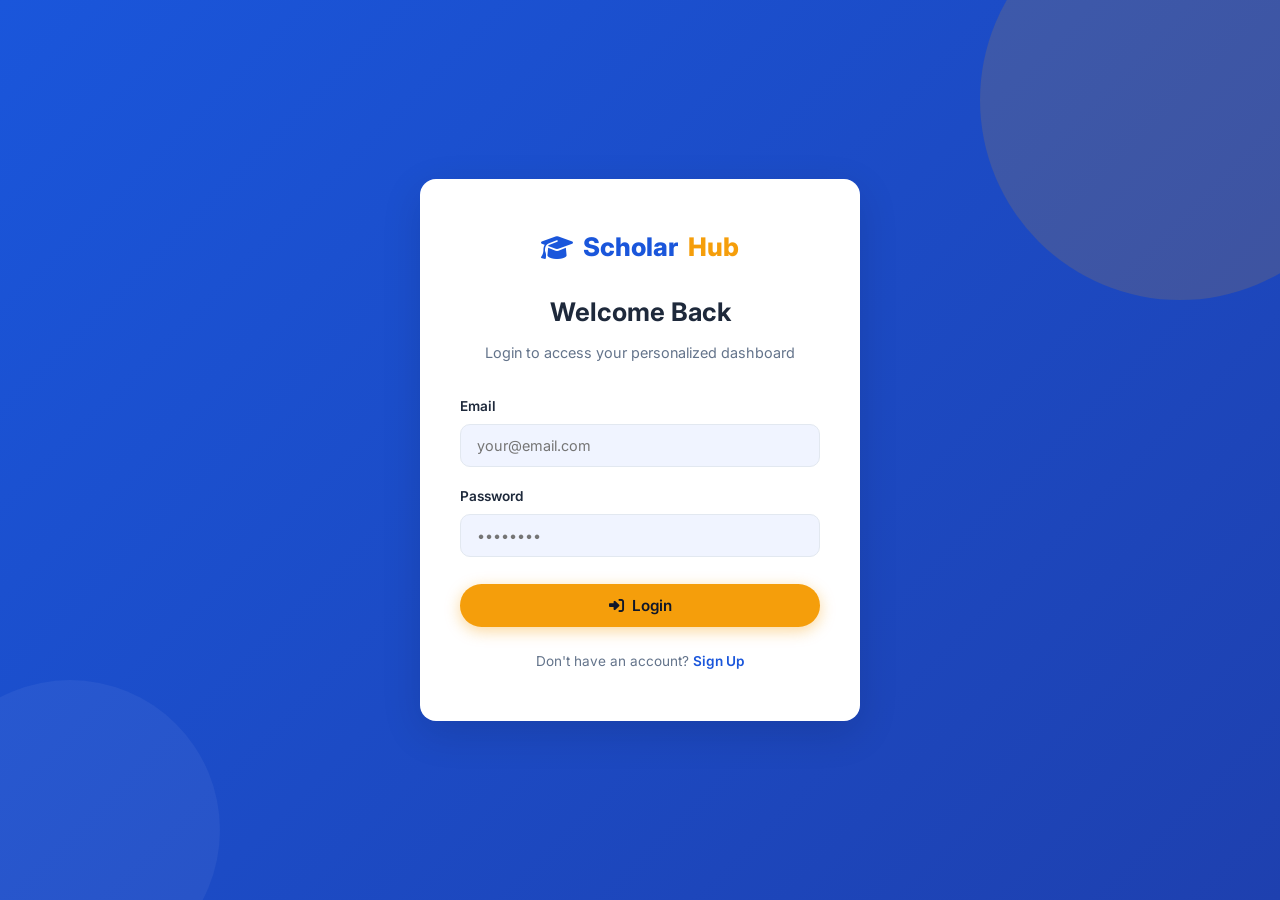
<file: login.html>
<!DOCTYPE html>
<html lang="en">
<head>
  <meta charset="UTF-8">
  <meta name="viewport" content="width=device-width, initial-scale=1.0">
  <title>Login — ScholarHub</title>
  <meta name="description" content="Login or sign up to personalize your scholarship experience.">
  <link rel="stylesheet" href="styles.css">
  <link rel="stylesheet" href="https://cdnjs.cloudflare.com/ajax/libs/font-awesome/6.5.1/css/all.min.css">
</head>
<body>
  <div class="login-page">
    <div class="login-card">
      <a href="index.html" class="nav-brand" style="justify-content:center;margin-bottom:1.5rem;font-size:1.6rem"><i class="fas fa-graduation-cap"></i> Scholar<span>Hub</span></a>

      <!-- LOGIN FORM -->
      <div id="loginForm">
        <h2>Welcome Back</h2>
        <p class="subtitle">Login to access your personalized dashboard</p>
        <div class="form-group" id="loginEmailGroup">
          <label>Email</label>
          <input type="email" id="loginEmail" placeholder="your@email.com">
          <div class="form-error" id="loginEmailError">Please enter a valid email address</div>
        </div>
        <div class="form-group" id="loginPassGroup">
          <label>Password</label>
          <input type="password" id="loginPassword" placeholder="••••••••">
          <div class="form-error" id="loginPassError">Password is required</div>
        </div>
        <button class="btn btn-primary" onclick="handleLogin()" style="margin-top:0.5rem"><i class="fas fa-sign-in-alt"></i> Login</button>
        <p class="form-toggle">Don't have an account? <a onclick="toggleAuthForm('signup')">Sign Up</a></p>
      </div>

      <!-- SIGNUP FORM -->
      <div id="signupForm" style="display:none">
        <h2>Create Account</h2>
        <p class="subtitle">Join to discover and track scholarships</p>
        <div class="form-group" id="signupNameGroup">
          <label>Full Name *</label>
          <input type="text" id="signupName" placeholder="John Doe">
          <div class="form-error" id="signupNameError">Name is required</div>
        </div>
        <div class="form-group" id="signupEmailGroup">
          <label>Email *</label>
          <input type="email" id="signupEmail" placeholder="your@email.com">
          <div class="form-error" id="signupEmailError">Please enter a valid email</div>
        </div>
        <div class="form-group" id="signupPassGroup">
          <label>Password *</label>
          <input type="password" id="signupPassword" placeholder="Min 6 characters">
          <div class="form-error" id="signupPassError">Password must be at least 6 characters</div>
        </div>
        <div class="form-group">
          <label>Field of Study</label>
          <select id="signupField">
            <option value="engineering">Engineering</option>
            <option value="medical">Medical</option>
            <option value="science">Science</option>
            <option value="arts">Arts & Humanities</option>
            <option value="commerce">Commerce</option>
            <option value="general">General</option>
          </select>
        </div>
        <div class="form-group">
          <label>Category</label>
          <select id="signupCategory">
            <option value="general">General</option>
            <option value="obc">OBC</option>
            <option value="sc">SC</option>
            <option value="st">ST</option>
            <option value="ews">EWS</option>
          </select>
        </div>
        <div class="form-group">
          <label>Annual Family Income</label>
          <select id="signupIncome">
            <option value="">Select income range</option>
            <option value="below2">Below ₹2 Lakhs</option>
            <option value="2to4">₹2 - ₹4 Lakhs</option>
            <option value="4to6">₹4 - ₹6 Lakhs</option>
            <option value="6to8">₹6 - ₹8 Lakhs</option>
            <option value="above8">Above ₹8 Lakhs</option>
          </select>
        </div>
        <div class="form-group">
          <label>12th Percentage</label>
          <input type="number" id="signupMarks" placeholder="e.g. 85" min="0" max="100">
        </div>
        <button class="btn btn-primary" onclick="handleSignup()"><i class="fas fa-user-plus"></i> Create Account</button>
        <p class="form-toggle">Already have an account? <a onclick="toggleAuthForm('login')">Login</a></p>
      </div>
    </div>
  </div>
  <script src="script.js"></script>
</body>
</html>
</file>
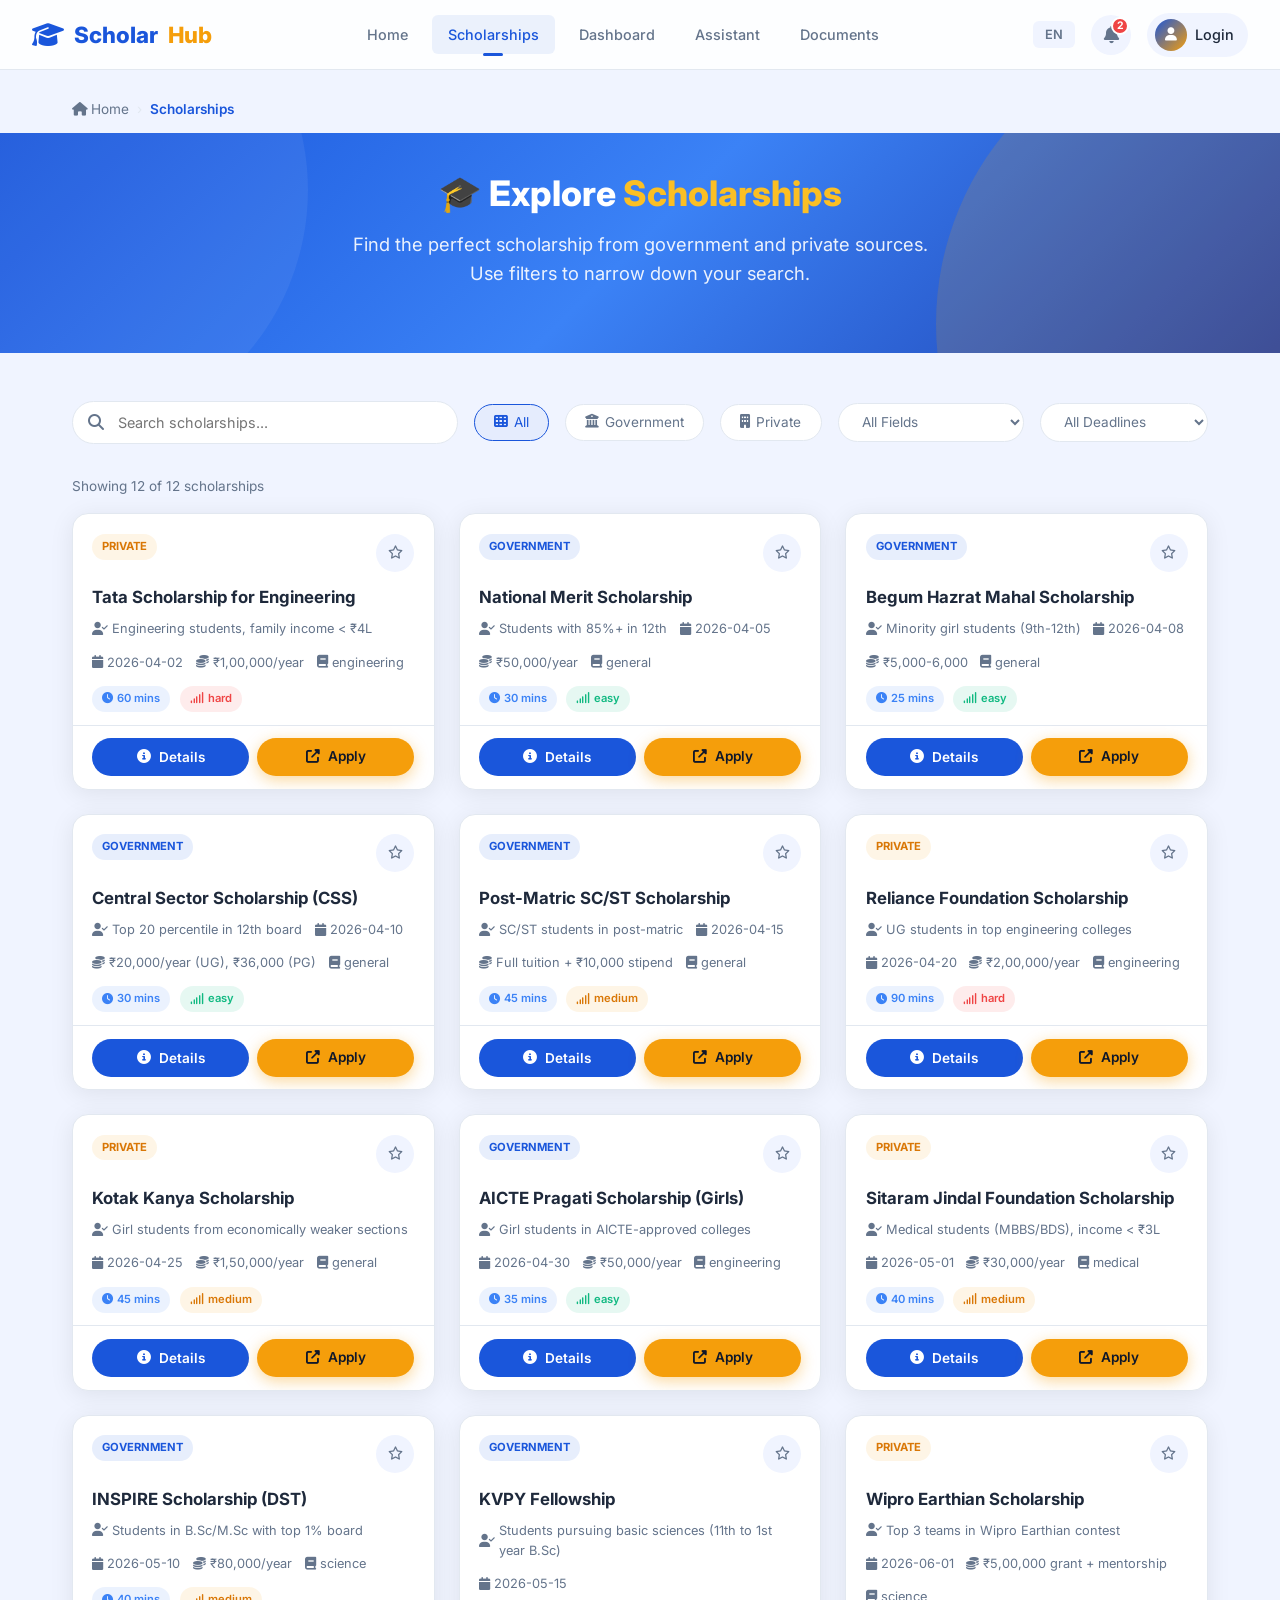
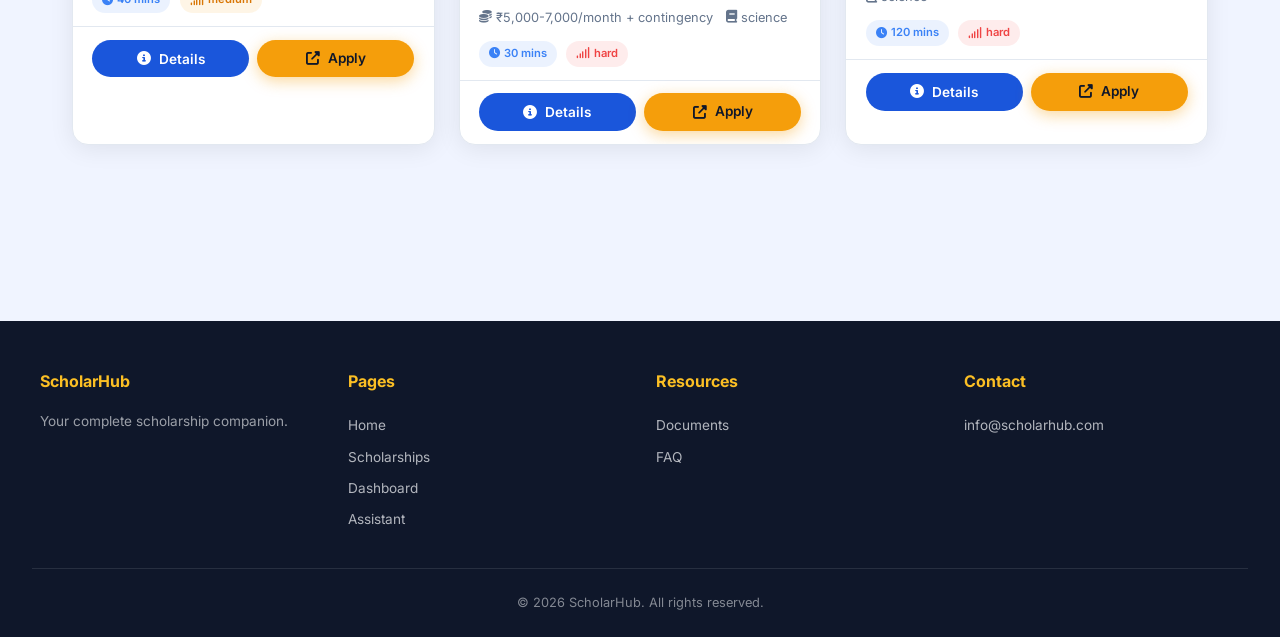
<file: scholarships.html>
<!DOCTYPE html>
<html lang="en">
<head>
  <meta charset="UTF-8">
  <meta name="viewport" content="width=device-width, initial-scale=1.0">
  <title>Scholarships — ScholarHub</title>
  <meta name="description" content="Browse government and private scholarships. Filter, search, and apply easily.">
  <link rel="stylesheet" href="styles.css">
  <link rel="stylesheet" href="https://cdnjs.cloudflare.com/ajax/libs/font-awesome/6.5.1/css/all.min.css">
</head>
<body>
  <!-- NAVBAR -->
  <nav class="navbar" id="navbar">
    <a href="index.html" class="nav-brand"><i class="fas fa-graduation-cap"></i> Scholar<span>Hub</span></a>
    <div class="nav-links" id="navLinks">
      <a href="index.html">Home</a>
      <a href="scholarships.html" class="active">Scholarships</a>
      <a href="dashboard.html">Dashboard</a>
      <a href="assistant.html">Assistant</a>
      <a href="documents.html">Documents</a>
    </div>
    <div class="nav-right">
      <button class="lang-toggle" id="langToggle">EN</button>
      <button class="nav-notif" id="notifBtn"><i class="fas fa-bell"></i><span class="badge" id="notifBadge">3</span></button>
      <a href="login.html" class="nav-user" id="navUser"><span class="avatar" id="userAvatar"><i class="fas fa-user"></i></span><span id="userName">Login</span></a>
      <button class="hamburger" id="hamburger"><span></span><span></span><span></span></button>
    </div>
  </nav>
  <div class="notif-panel" id="notifPanel"><h4>🔔 Notifications</h4><div id="notifList"></div></div>
  <div class="toast-container" id="toastContainer"></div>

  <main class="main-content">
    <!-- BREADCRUMB -->
    <div class="breadcrumb">
      <a href="index.html"><i class="fas fa-home"></i> Home</a>
      <span class="bc-sep">›</span>
      <span class="bc-current">Scholarships</span>
    </div>

    <!-- HEADER -->
    <section class="hero" style="padding:2.5rem 2rem 2rem;text-align:center">
      <div class="hero-content">
        <h1 style="font-size:2.2rem" data-i18n="sch_title">🎓 Explore <span class="highlight">Scholarships</span></h1>
        <p data-i18n="sch_desc">Find the perfect scholarship from government and private sources. Use filters to narrow down your search.</p>
      </div>
    </section>

    <section class="section">
      <!-- SEARCH & FILTER -->
      <div class="sch-controls">
        <div class="search-box">
          <i class="fas fa-search"></i>
          <input type="text" id="schSearch" placeholder="Search scholarships...">
        </div>
        <button class="filter-btn active" data-filter="all"><i class="fas fa-th"></i> All</button>
        <button class="filter-btn" data-filter="gov"><i class="fas fa-university"></i> Government</button>
        <button class="filter-btn" data-filter="private"><i class="fas fa-building"></i> Private</button>
        <select class="filter-btn" id="fieldFilter" style="appearance:auto;padding-right:2rem">
          <option value="all">All Fields</option>
          <option value="engineering">Engineering</option>
          <option value="medical">Medical</option>
          <option value="arts">Arts & Humanities</option>
          <option value="science">Science</option>
          <option value="commerce">Commerce</option>
          <option value="general">General</option>
        </select>
        <select class="filter-btn" id="deadlineFilter" style="appearance:auto;padding-right:2rem">
          <option value="all">All Deadlines</option>
          <option value="7">Within 7 days</option>
          <option value="30">Within 30 days</option>
          <option value="90">Within 90 days</option>
        </select>
      </div>

      <!-- RESULTS COUNT -->
      <p id="resultsCount" style="font-size:0.85rem;color:var(--text-light);margin-bottom:1rem"></p>

      <!-- SCHOLARSHIP GRID -->
      <div class="sch-grid" id="schGrid"></div>
    </section>
  </main>

  <!-- MODAL -->
  <div class="modal-overlay" id="schModal">
    <div class="modal">
      <div class="modal-header">
        <h2 id="modalTitle">Scholarship Details</h2>
        <button class="modal-close" onclick="closeModal()"><i class="fas fa-times"></i></button>
      </div>
      <div class="modal-body" id="modalBody"></div>
    </div>
  </div>

  <footer class="footer">
    <div class="footer-grid">
      <div class="footer-col"><h4>ScholarHub</h4><p style="font-size:0.85rem;color:rgba(248,250,252,0.6)">Your complete scholarship companion.</p></div>
      <div class="footer-col"><h4>Pages</h4><a href="index.html">Home</a><a href="scholarships.html">Scholarships</a><a href="dashboard.html">Dashboard</a><a href="assistant.html">Assistant</a></div>
      <div class="footer-col"><h4>Resources</h4><a href="documents.html">Documents</a><a href="#">FAQ</a></div>
      <div class="footer-col"><h4>Contact</h4><a href="#">info@scholarhub.com</a></div>
    </div>
    <div class="footer-bottom">© 2026 ScholarHub. All rights reserved.</div>
  </footer>

  <!-- MOBILE BOTTOM NAV -->
  <div class="bottom-nav" id="bottomNav">
    <div class="bottom-nav-inner">
      <a href="index.html"><i class="fas fa-home"></i><span>Home</span></a>
      <a href="scholarships.html" class="active"><i class="fas fa-graduation-cap"></i><span>Scholarships</span></a>
      <a href="dashboard.html"><i class="fas fa-chart-pie"></i><span>Dashboard</span></a>
      <a href="assistant.html"><i class="fas fa-robot"></i><span>Assistant</span></a>
      <a href="documents.html"><i class="fas fa-file-alt"></i><span>Docs</span></a>
    </div>
  </div>

  <script src="script.js"></script>
</body>
</html>
</file>
<file: styles.css>
/* ===== GOOGLE FONTS ===== */
@import url('https://fonts.googleapis.com/css2?family=Inter:wght@300;400;500;600;700;800&display=swap');

/* ===== CSS VARIABLES ===== */
:root {
  --primary: #1a56db;
  --primary-light: #3b82f6;
  --primary-dark: #1e40af;
  --accent: #f59e0b;
  --accent-light: #fbbf24;
  --accent-dark: #d97706;
  --bg: #f0f4ff;
  --bg-card: #ffffff;
  --bg-dark: #0f172a;
  --text: #1e293b;
  --text-light: #64748b;
  --text-white: #f8fafc;
  --border: #e2e8f0;
  --success: #10b981;
  --danger: #ef4444;
  --warning: #f59e0b;
  --info: #3b82f6;
  --shadow: 0 4px 24px rgba(0,0,0,0.08);
  --shadow-lg: 0 12px 40px rgba(0,0,0,0.12);
  --radius: 16px;
  --radius-sm: 10px;
  --radius-xs: 6px;
  --transition: all 0.3s cubic-bezier(0.4, 0, 0.2, 1);
  --nav-height: 70px;
  --font: 'Inter', sans-serif;
  --glass-bg: rgba(255,255,255,0.7);
  --glass-border: rgba(255,255,255,0.3);
}

/* ===== RESET & BASE ===== */
*, *::before, *::after { box-sizing: border-box; margin: 0; padding: 0; }
html { scroll-behavior: smooth; font-size: 16px; }
body {
  font-family: var(--font);
  background: var(--bg);
  color: var(--text);
  line-height: 1.6;
  min-height: 100vh;
  overflow-x: hidden;
}
a { text-decoration: none; color: inherit; }
ul { list-style: none; }
img { max-width: 100%; display: block; }
button { cursor: pointer; font-family: var(--font); border: none; outline: none; }
input, select, textarea { font-family: var(--font); outline: none; }

/* ===== SCROLLBAR ===== */
::-webkit-scrollbar { width: 8px; }
::-webkit-scrollbar-track { background: var(--bg); }
::-webkit-scrollbar-thumb { background: var(--primary-light); border-radius: 10px; }

/* ===== NAVBAR ===== */
.navbar {
  position: fixed; top: 0; left: 0; right: 0; z-index: 1000;
  height: var(--nav-height);
  background: rgba(255,255,255,0.85);
  backdrop-filter: blur(20px);
  border-bottom: 1px solid var(--border);
  display: flex; align-items: center; justify-content: space-between;
  padding: 0 2rem;
  transition: var(--transition);
}
.navbar.scrolled { box-shadow: var(--shadow); }
.nav-brand {
  display: flex; align-items: center; gap: 10px;
  font-size: 1.4rem; font-weight: 800; color: var(--primary);
}
.nav-brand span { color: var(--accent); }
.nav-brand i { font-size: 1.6rem; }
.nav-links { display: flex; align-items: center; gap: 0.5rem; }
.nav-links a {
  padding: 0.5rem 1rem; border-radius: var(--radius-xs);
  font-weight: 500; font-size: 0.9rem; color: var(--text-light);
  transition: var(--transition); position: relative;
}
.nav-links a:hover, .nav-links a.active { color: var(--primary); background: rgba(26,86,219,0.08); }
.nav-links a.active::after {
  content: ''; position: absolute; bottom: -2px; left: 50%; transform: translateX(-50%);
  width: 20px; height: 3px; background: var(--primary); border-radius: 2px;
}
.nav-right { display: flex; align-items: center; gap: 1rem; }
.nav-notif {
  position: relative; width: 40px; height: 40px; border-radius: 50%;
  background: var(--bg); display: flex; align-items: center; justify-content: center;
  color: var(--text-light); font-size: 1.1rem; transition: var(--transition);
}
.nav-notif:hover { background: rgba(26,86,219,0.1); color: var(--primary); }
.nav-notif .badge {
  position: absolute; top: 2px; right: 2px;
  width: 18px; height: 18px; border-radius: 50%;
  background: var(--danger); color: #fff; font-size: 0.65rem;
  display: flex; align-items: center; justify-content: center;
  font-weight: 700; border: 2px solid #fff;
}
.nav-user {
  display: flex; align-items: center; gap: 8px; padding: 6px 14px 6px 8px;
  border-radius: 50px; background: var(--bg); transition: var(--transition);
  font-weight: 500; font-size: 0.9rem; color: var(--text);
}
.nav-user:hover { background: rgba(26,86,219,0.1); }
.nav-user .avatar {
  width: 32px; height: 32px; border-radius: 50%;
  background: linear-gradient(135deg, var(--primary), var(--accent));
  display: flex; align-items: center; justify-content: center;
  color: #fff; font-weight: 700; font-size: 0.85rem;
}
.hamburger {
  display: none; flex-direction: column; gap: 5px; background: none;
  padding: 5px; cursor: pointer;
}
.hamburger span {
  width: 24px; height: 2.5px; background: var(--text);
  border-radius: 2px; transition: var(--transition);
}
.lang-toggle {
  padding: 6px 12px; border-radius: var(--radius-xs);
  background: var(--bg); font-size: 0.8rem; font-weight: 600;
  color: var(--text-light); transition: var(--transition);
}
.lang-toggle:hover { background: rgba(26,86,219,0.1); color: var(--primary); }

/* ===== NOTIFICATION PANEL ===== */
.notif-panel {
  position: fixed; top: var(--nav-height); right: 1rem; z-index: 999;
  width: 360px; max-height: 420px; overflow-y: auto;
  background: #fff; border-radius: var(--radius);
  box-shadow: var(--shadow-lg); border: 1px solid var(--border);
  opacity: 0; visibility: hidden; transform: translateY(-10px);
  transition: var(--transition);
}
.notif-panel.open { opacity: 1; visibility: visible; transform: translateY(0); }
.notif-panel h4 { padding: 1rem 1.2rem; font-size: 1rem; border-bottom: 1px solid var(--border); }
.notif-item {
  padding: 0.8rem 1.2rem; border-bottom: 1px solid var(--border);
  display: flex; gap: 10px; align-items: flex-start; transition: var(--transition);
}
.notif-item:hover { background: var(--bg); }
.notif-item .ni-icon {
  width: 36px; height: 36px; border-radius: 50%; flex-shrink: 0;
  display: flex; align-items: center; justify-content: center; font-size: 0.9rem;
}
.notif-item .ni-icon.deadline { background: rgba(239,68,68,0.1); color: var(--danger); }
.notif-item .ni-icon.info { background: rgba(59,130,246,0.1); color: var(--info); }
.notif-item .ni-icon.success { background: rgba(16,185,129,0.1); color: var(--success); }
.notif-item .ni-text h5 { font-size: 0.85rem; margin-bottom: 2px; }
.notif-item .ni-text p { font-size: 0.75rem; color: var(--text-light); }

/* ===== TOAST ===== */
.toast-container { position: fixed; bottom: 5rem; right: 2rem; z-index: 9999; display: flex; flex-direction: column; gap: 0.5rem; }
.toast {
  display: flex; align-items: center; gap: 10px;
  padding: 0.8rem 1.2rem; border-radius: var(--radius-sm);
  background: #fff; box-shadow: var(--shadow-lg); border-left: 4px solid var(--primary);
  font-size: 0.85rem; animation: slideInRight 0.4s ease;
  min-width: 280px;
}
.toast.success { border-left-color: var(--success); }
.toast.warning { border-left-color: var(--warning); }
.toast.error { border-left-color: var(--danger); }

/* ===== MAIN CONTENT ===== */
.main-content { padding-top: calc(var(--nav-height) + 1rem); min-height: 100vh; padding-bottom: 80px; }

/* ===== BREADCRUMBS ===== */
.breadcrumb {
  display: flex; align-items: center; gap: 8px; padding: 0.8rem 2rem;
  max-width: 1200px; margin: 0 auto; font-size: 0.85rem;
}
.breadcrumb a { color: var(--text-light); transition: var(--transition); }
.breadcrumb a:hover { color: var(--primary); }
.breadcrumb .bc-sep { color: var(--border); }
.breadcrumb .bc-current { color: var(--primary); font-weight: 600; }

/* ===== HERO SECTION ===== */
.hero {
  padding: 4rem 2rem 3rem;
  background: linear-gradient(135deg, #1a56db 0%, #3b82f6 50%, #1e40af 100%);
  color: #fff; text-align: center; position: relative; overflow: hidden;
}
.hero::before {
  content: ''; position: absolute; top: -50%; right: -20%;
  width: 600px; height: 600px; border-radius: 50%;
  background: rgba(245,158,11,0.15); animation: floatOrb 8s ease-in-out infinite;
}
.hero::after {
  content: ''; position: absolute; bottom: -40%; left: -15%;
  width: 500px; height: 500px; border-radius: 50%;
  background: rgba(255,255,255,0.06); animation: floatOrb 10s ease-in-out infinite reverse;
}
.hero-content { position: relative; z-index: 1; max-width: 800px; margin: 0 auto; }
.hero-badge {
  display: inline-flex; align-items: center; gap: 6px;
  padding: 6px 16px; border-radius: 50px; font-size: 0.8rem; font-weight: 600;
  background: rgba(255,255,255,0.15); margin-bottom: 1.5rem;
  backdrop-filter: blur(10px); animation: pulse 2s ease-in-out infinite;
}
.hero h1 { font-size: 3rem; font-weight: 800; line-height: 1.15; margin-bottom: 1rem; }
.hero h1 .highlight { color: var(--accent-light); }
.hero p { font-size: 1.15rem; opacity: 0.9; margin-bottom: 2rem; max-width: 600px; margin-inline: auto; }
.hero-btns { display: flex; gap: 1rem; justify-content: center; flex-wrap: wrap; }
.btn {
  display: inline-flex; align-items: center; gap: 8px;
  padding: 0.75rem 1.8rem; border-radius: 50px; font-weight: 600;
  font-size: 0.95rem; transition: var(--transition); cursor: pointer;
}
.btn-primary {
  background: var(--accent); color: var(--bg-dark);
  box-shadow: 0 4px 15px rgba(245,158,11,0.4);
}
.btn-primary:hover { transform: translateY(-2px); box-shadow: 0 6px 25px rgba(245,158,11,0.5); }
.btn-outline {
  background: transparent; color: #fff; border: 2px solid rgba(255,255,255,0.4);
}
.btn-outline:hover { background: rgba(255,255,255,0.15); border-color: #fff; }
.btn-secondary { background: var(--primary); color: #fff; }
.btn-secondary:hover { background: var(--primary-dark); transform: translateY(-2px); }
.btn-sm { padding: 0.5rem 1.2rem; font-size: 0.85rem; }
.btn-icon {
  width: 38px; height: 38px; border-radius: 50%; padding: 0;
  display: flex; align-items: center; justify-content: center;
  background: var(--bg); color: var(--text-light);
}
.btn-icon:hover { background: rgba(26,86,219,0.1); color: var(--primary); }
.btn-icon.saved { color: var(--accent); background: rgba(245,158,11,0.1); }
.hero-stats {
  display: flex; justify-content: center; gap: 3rem; margin-top: 3rem;
  padding-top: 2rem; border-top: 1px solid rgba(255,255,255,0.2);
}
.hero-stats .stat { text-align: center; }
.hero-stats .stat h3 { font-size: 1.8rem; font-weight: 800; }
.hero-stats .stat p { font-size: 0.85rem; opacity: 0.8; }

/* ===== SECTION ===== */
.section { padding: 3rem 2rem; max-width: 1200px; margin: 0 auto; }
.section-header { text-align: center; margin-bottom: 2.5rem; }
.section-header h2 { font-size: 2rem; font-weight: 800; color: var(--text); margin-bottom: 0.5rem; }
.section-header p { color: var(--text-light); font-size: 1rem; }
.section-header .accent { color: var(--primary); }

/* ===== JOURNEY STEPPER ===== */
.journey-section { background: var(--bg-card); border-radius: var(--radius); padding: 2rem; box-shadow: var(--shadow); border: 1px solid var(--border); margin-bottom: 2rem; }
.journey-stepper { display: flex; align-items: center; justify-content: center; gap: 0; flex-wrap: wrap; padding: 1rem 0; }
.journey-step {
  display: flex; flex-direction: column; align-items: center; gap: 8px;
  position: relative; min-width: 100px; text-align: center;
}
.journey-step .step-circle {
  width: 48px; height: 48px; border-radius: 50%; display: flex; align-items: center; justify-content: center;
  font-weight: 800; font-size: 1rem; transition: var(--transition);
  background: var(--bg); color: var(--text-light); border: 3px solid var(--border);
}
.journey-step.completed .step-circle { background: var(--success); color: #fff; border-color: var(--success); }
.journey-step.active .step-circle { background: var(--primary); color: #fff; border-color: var(--primary); animation: pulse 2s infinite; }
.journey-step .step-label { font-size: 0.75rem; font-weight: 600; color: var(--text-light); max-width: 80px; }
.journey-step.completed .step-label { color: var(--success); }
.journey-step.active .step-label { color: var(--primary); }
.journey-connector { width: 40px; height: 3px; background: var(--border); margin: 0 4px; margin-bottom: 20px; transition: var(--transition); flex-shrink: 0; }
.journey-connector.completed { background: var(--success); }
.journey-progress-text { text-align: center; margin-top: 1rem; font-size: 0.9rem; color: var(--text-light); font-weight: 600; }
.journey-progress-text span { color: var(--primary); }
.journey-next-btn { display: block; margin: 1rem auto 0; }

/* ===== FEATURE CARDS (Home) ===== */
.features-grid { display: grid; grid-template-columns: repeat(auto-fit, minmax(280px, 1fr)); gap: 1.5rem; }
.feature-card {
  background: var(--bg-card); border-radius: var(--radius); padding: 2rem;
  box-shadow: var(--shadow); transition: var(--transition); border: 1px solid var(--border);
  position: relative; overflow: hidden; backdrop-filter: blur(10px);
}
.feature-card::before {
  content: ''; position: absolute; top: 0; left: 0; right: 0; height: 3px;
  background: linear-gradient(90deg, var(--primary), var(--accent)); opacity: 0; transition: var(--transition);
}
.feature-card:hover { transform: translateY(-6px); box-shadow: var(--shadow-lg); }
.feature-card:hover::before { opacity: 1; }
.feature-card .fc-icon {
  width: 56px; height: 56px; border-radius: 14px; margin-bottom: 1.2rem;
  display: flex; align-items: center; justify-content: center; font-size: 1.4rem;
}
.feature-card .fc-icon.blue { background: rgba(26,86,219,0.1); color: var(--primary); }
.feature-card .fc-icon.yellow { background: rgba(245,158,11,0.1); color: var(--accent); }
.feature-card .fc-icon.green { background: rgba(16,185,129,0.1); color: var(--success); }
.feature-card .fc-icon.red { background: rgba(239,68,68,0.1); color: var(--danger); }
.feature-card h3 { font-size: 1.15rem; margin-bottom: 0.5rem; }
.feature-card p { font-size: 0.9rem; color: var(--text-light); line-height: 1.6; }
.feature-card .fc-link {
  display: inline-flex; align-items: center; gap: 6px;
  margin-top: 1rem; font-size: 0.9rem; font-weight: 600; color: var(--primary);
  transition: var(--transition);
}
.feature-card .fc-link:hover { gap: 10px; }

/* ===== HOW IT WORKS ===== */
.how-grid { display: grid; grid-template-columns: repeat(auto-fit, minmax(200px, 1fr)); gap: 1.5rem; counter-reset: step; }
.how-card {
  text-align: center; padding: 2rem 1.5rem; background: var(--bg-card); border-radius: var(--radius);
  box-shadow: var(--shadow); border: 1px solid var(--border); position: relative;
  transition: var(--transition);
}
.how-card:hover { transform: translateY(-4px); box-shadow: var(--shadow-lg); }
.how-card .how-num {
  width: 44px; height: 44px; border-radius: 50%; background: linear-gradient(135deg, var(--primary), var(--primary-light));
  color: #fff; display: flex; align-items: center; justify-content: center;
  font-weight: 800; font-size: 1.1rem; margin: 0 auto 1rem;
}
.how-card h4 { font-size: 1rem; margin-bottom: 0.4rem; }
.how-card p { font-size: 0.8rem; color: var(--text-light); }

/* ===== QUICK NAV ===== */
.quick-nav { display: grid; grid-template-columns: repeat(auto-fit, minmax(220px, 1fr)); gap: 1.2rem; }
.quick-card {
  display: flex; align-items: center; gap: 1rem;
  padding: 1.2rem 1.5rem; background: var(--bg-card); border-radius: var(--radius);
  box-shadow: var(--shadow); transition: var(--transition); border: 1px solid var(--border);
  cursor: pointer;
}
.quick-card:hover { transform: translateY(-4px); box-shadow: var(--shadow-lg); border-color: var(--primary-light); }
.quick-card .qc-icon {
  width: 48px; height: 48px; border-radius: 12px; flex-shrink: 0;
  display: flex; align-items: center; justify-content: center; font-size: 1.2rem;
  background: linear-gradient(135deg, var(--primary), var(--primary-light)); color: #fff;
}
.quick-card h4 { font-size: 1rem; }
.quick-card p { font-size: 0.8rem; color: var(--text-light); }

/* ===== LATEST / URGENT ===== */
.two-col { display: grid; grid-template-columns: 1fr 1fr; gap: 1.5rem; }
.panel {
  background: var(--bg-card); border-radius: var(--radius); padding: 1.5rem;
  box-shadow: var(--shadow); border: 1px solid var(--border);
}
.panel-header { display: flex; align-items: center; justify-content: space-between; margin-bottom: 1rem; }
.panel-header h3 { font-size: 1.1rem; display: flex; align-items: center; gap: 8px; }
.mini-card {
  padding: 0.8rem; border-radius: var(--radius-sm); border: 1px solid var(--border);
  margin-bottom: 0.6rem; transition: var(--transition); display: flex; align-items: center;
  justify-content: space-between;
}
.mini-card:hover { border-color: var(--primary-light); background: rgba(26,86,219,0.03); }
.mini-card .mc-info h5 { font-size: 0.9rem; }
.mini-card .mc-info p { font-size: 0.75rem; color: var(--text-light); }
.mini-card .mc-badge { padding: 4px 10px; border-radius: 50px; font-size: 0.7rem; font-weight: 600; }
.mc-badge.urgent { background: rgba(239,68,68,0.1); color: var(--danger); animation: pulse 2s infinite; }
.mc-badge.gov { background: rgba(26,86,219,0.1); color: var(--primary); }
.mc-badge.pvt { background: rgba(245,158,11,0.1); color: var(--accent-dark); }

/* ===== SCHOLARSHIP CARDS ===== */
.sch-controls { display: flex; gap: 1rem; flex-wrap: wrap; margin-bottom: 2rem; align-items: center; }
.search-box { flex: 1; min-width: 250px; position: relative; }
.search-box input {
  width: 100%; padding: 0.75rem 1rem 0.75rem 2.8rem;
  border-radius: 50px; border: 1px solid var(--border);
  background: var(--bg-card); font-size: 0.9rem; transition: var(--transition);
}
.search-box input:focus { border-color: var(--primary-light); box-shadow: 0 0 0 3px rgba(26,86,219,0.1); }
.search-box i { position: absolute; left: 1rem; top: 50%; transform: translateY(-50%); color: var(--text-light); }
.filter-btn {
  padding: 0.6rem 1.2rem; border-radius: 50px; background: var(--bg-card);
  border: 1px solid var(--border); font-size: 0.85rem; color: var(--text-light);
  display: flex; align-items: center; gap: 6px; transition: var(--transition);
}
.filter-btn:hover, .filter-btn.active { border-color: var(--primary); color: var(--primary); background: rgba(26,86,219,0.05); }
.sch-grid { display: grid; grid-template-columns: repeat(auto-fill, minmax(340px, 1fr)); gap: 1.5rem; }
.sch-card {
  background: var(--bg-card); border-radius: var(--radius); overflow: hidden;
  box-shadow: var(--shadow); border: 1px solid var(--border);
  transition: var(--transition); position: relative;
}
.sch-card:hover { transform: translateY(-4px); box-shadow: var(--shadow-lg); }
.sch-card.urgent-border { border-left: 4px solid var(--danger); }
.sch-card-header { padding: 1.2rem 1.2rem 0.8rem; display: flex; justify-content: space-between; align-items: flex-start; }
.sch-card-header .sch-type { padding: 4px 10px; border-radius: 50px; font-size: 0.7rem; font-weight: 700; text-transform: uppercase; }
.sch-type.gov { background: rgba(26,86,219,0.1); color: var(--primary); }
.sch-type.private { background: rgba(245,158,11,0.1); color: var(--accent-dark); }
.sch-card-body { padding: 0 1.2rem; }
.sch-card-body h3 { font-size: 1.05rem; margin-bottom: 0.5rem; }
.sch-meta { display: flex; flex-wrap: wrap; gap: 0.8rem; margin-bottom: 0.8rem; }
.sch-meta span { display: flex; align-items: center; gap: 4px; font-size: 0.8rem; color: var(--text-light); }
.sch-meta span.deadline-urgent { color: var(--danger); font-weight: 600; }
.sch-card-footer { padding: 0.8rem 1.2rem; display: flex; gap: 0.5rem; border-top: 1px solid var(--border); margin-top: 0.8rem; }
.sch-card-footer .btn { flex: 1; justify-content: center; }

/* ===== RECOMMENDATION REASON ===== */
.rec-reason {
  padding: 0.5rem 0.8rem; margin: 0 1.2rem 0.6rem; border-radius: var(--radius-xs);
  background: linear-gradient(135deg, rgba(16,185,129,0.08), rgba(26,86,219,0.08));
  font-size: 0.75rem; color: var(--success); font-weight: 500;
  display: flex; align-items: center; gap: 6px; border: 1px solid rgba(16,185,129,0.15);
}
.rec-reason i { font-size: 0.7rem; }

/* ===== EXPANDABLE DETAILS ===== */
.sch-expand-btn {
  width: 100%; padding: 0.5rem; background: none; color: var(--primary);
  font-size: 0.8rem; font-weight: 600; display: flex; align-items: center;
  justify-content: center; gap: 4px; transition: var(--transition);
}
.sch-expand-btn:hover { background: rgba(26,86,219,0.05); }
.sch-expand-content {
  max-height: 0; overflow: hidden; transition: max-height 0.4s ease;
  padding: 0 1.2rem; font-size: 0.85rem; color: var(--text-light);
}
.sch-expand-content.open { max-height: 400px; padding-bottom: 0.8rem; }

/* ===== APPLY GUIDE BADGES ===== */
.apply-guide { display: flex; gap: 0.6rem; flex-wrap: wrap; margin-top: 0.5rem; }
.guide-badge { display: flex; align-items: center; gap: 4px; padding: 4px 10px; border-radius: 50px; font-size: 0.7rem; font-weight: 600; }
.guide-badge.time { background: rgba(59,130,246,0.1); color: var(--info); }
.guide-badge.difficulty-easy { background: rgba(16,185,129,0.1); color: var(--success); }
.guide-badge.difficulty-medium { background: rgba(245,158,11,0.1); color: var(--accent-dark); }
.guide-badge.difficulty-hard { background: rgba(239,68,68,0.1); color: var(--danger); }

/* ===== MODAL ===== */
.modal-overlay {
  position: fixed; inset: 0; z-index: 2000;
  background: rgba(15,23,42,0.6); backdrop-filter: blur(6px);
  display: flex; align-items: center; justify-content: center;
  opacity: 0; visibility: hidden; transition: var(--transition);
}
.modal-overlay.open { opacity: 1; visibility: visible; }
.modal {
  background: #fff; border-radius: var(--radius); width: 90%; max-width: 700px;
  max-height: 85vh; overflow-y: auto; box-shadow: var(--shadow-lg);
  transform: scale(0.92); transition: var(--transition);
}
.modal-overlay.open .modal { transform: scale(1); }
.modal-header {
  padding: 1.5rem; border-bottom: 1px solid var(--border);
  display: flex; align-items: center; justify-content: space-between; position: sticky;
  top: 0; background: #fff; z-index: 1; border-radius: var(--radius) var(--radius) 0 0;
}
.modal-header h2 { font-size: 1.2rem; }
.modal-close {
  width: 36px; height: 36px; border-radius: 50%; background: var(--bg);
  display: flex; align-items: center; justify-content: center; font-size: 1.1rem;
  color: var(--text-light); transition: var(--transition);
}
.modal-close:hover { background: rgba(239,68,68,0.1); color: var(--danger); }
.modal-body { padding: 1.5rem; }
.modal-section { margin-bottom: 1.5rem; }
.modal-section h4 {
  font-size: 0.95rem; margin-bottom: 0.8rem; display: flex; align-items: center; gap: 8px;
  color: var(--primary);
}

/* ===== FLOWCHART ===== */
.flowchart { display: flex; align-items: center; gap: 0; flex-wrap: wrap; justify-content: center; padding: 1rem 0; }
.flow-step {
  display: flex; flex-direction: column; align-items: center; gap: 6px; padding: 0.6rem 1rem;
  background: var(--bg); border-radius: var(--radius-sm); font-size: 0.8rem; font-weight: 600;
  color: var(--primary); border: 1px solid rgba(26,86,219,0.2); min-width: 90px; text-align: center;
  transition: var(--transition);
}
.flow-step:hover { background: rgba(26,86,219,0.08); transform: translateY(-2px); }
.flow-step i { font-size: 1.2rem; }
.flow-arrow { font-size: 1.2rem; color: var(--text-light); margin: 0 0.3rem; flex-shrink: 0; }

/* ===== CHECKLIST ===== */
.checklist-item {
  display: flex; align-items: center; gap: 10px; padding: 0.6rem 0;
  font-size: 0.9rem; border-bottom: 1px solid var(--border); cursor: pointer;
  transition: var(--transition);
}
.checklist-item:hover { padding-left: 6px; }
.checklist-item i { color: var(--primary); transition: var(--transition); }

/* ===== FAQ ===== */
.faq-item { border-bottom: 1px solid var(--border); }
.faq-q {
  padding: 0.8rem 0; font-weight: 600; font-size: 0.9rem;
  display: flex; justify-content: space-between; align-items: center; cursor: pointer;
}
.faq-a { padding: 0 0 0.8rem; font-size: 0.85rem; color: var(--text-light); display: none; }
.faq-item.open .faq-a { display: block; }
.faq-item.open .faq-q i { transform: rotate(180deg); }

/* ===== DASHBOARD ===== */
.dash-stats { display: grid; grid-template-columns: repeat(auto-fit, minmax(200px, 1fr)); gap: 1.2rem; margin-bottom: 2rem; }
.stat-card {
  background: var(--bg-card); border-radius: var(--radius); padding: 1.5rem;
  box-shadow: var(--shadow); border: 1px solid var(--border);
  display: flex; align-items: center; gap: 1rem; transition: var(--transition);
}
.stat-card:hover { transform: translateY(-3px); box-shadow: var(--shadow-lg); }
.stat-card .sc-icon {
  width: 50px; height: 50px; border-radius: 14px;
  display: flex; align-items: center; justify-content: center; font-size: 1.3rem;
}
.stat-card .sc-icon.blue { background: rgba(26,86,219,0.1); color: var(--primary); }
.stat-card .sc-icon.yellow { background: rgba(245,158,11,0.1); color: var(--accent); }
.stat-card .sc-icon.green { background: rgba(16,185,129,0.1); color: var(--success); }
.stat-card .sc-icon.red { background: rgba(239,68,68,0.1); color: var(--danger); }
.stat-card h3 { font-size: 1.6rem; font-weight: 800; }
.stat-card p { font-size: 0.8rem; color: var(--text-light); }

/* ===== PROFILE COMPLETION ===== */
.profile-completion {
  background: var(--bg-card); border-radius: var(--radius); padding: 1.5rem;
  box-shadow: var(--shadow); border: 1px solid var(--border); margin-bottom: 2rem;
}
.profile-completion h3 { font-size: 1.1rem; margin-bottom: 0.8rem; display: flex; align-items: center; gap: 8px; }
.profile-bar-bg {
  width: 100%; height: 12px; background: var(--bg); border-radius: 10px; overflow: hidden;
}
.profile-bar-fill {
  height: 100%; border-radius: 10px; transition: width 1s ease;
  background: linear-gradient(90deg, var(--primary), var(--accent));
}
.profile-details { display: flex; justify-content: space-between; margin-top: 0.6rem; font-size: 0.8rem; color: var(--text-light); }
.profile-percent { font-weight: 700; color: var(--primary); font-size: 1.1rem; }

/* ===== CONTINUE SECTION ===== */
.continue-card {
  background: linear-gradient(135deg, rgba(26,86,219,0.06), rgba(245,158,11,0.06));
  border: 1px solid rgba(26,86,219,0.15); border-radius: var(--radius);
  padding: 1.2rem 1.5rem; margin-bottom: 2rem; display: flex; align-items: center;
  justify-content: space-between; gap: 1rem; flex-wrap: wrap;
}
.continue-card .continue-info h4 { font-size: 1rem; margin-bottom: 0.3rem; }
.continue-card .continue-info p { font-size: 0.8rem; color: var(--text-light); }

/* ===== PROGRESS TRACKER ===== */
.progress-list { margin-top: 1rem; }
.progress-item {
  display: flex; align-items: center; gap: 1rem; padding: 0.8rem 1rem;
  border-radius: var(--radius-sm); border: 1px solid var(--border);
  margin-bottom: 0.6rem; background: var(--bg-card); transition: var(--transition);
}
.progress-item:hover { box-shadow: var(--shadow); transform: translateX(4px); }
.progress-dot { width: 12px; height: 12px; border-radius: 50%; flex-shrink: 0; }
.progress-dot.not-started { background: var(--border); }
.progress-dot.in-progress { background: var(--warning); }
.progress-dot.submitted { background: var(--info); }
.progress-dot.approved { background: var(--success); }
.progress-info { flex: 1; }
.progress-info h5 { font-size: 0.9rem; }
.progress-info p { font-size: 0.75rem; color: var(--text-light); }
.progress-status { padding: 4px 10px; border-radius: 50px; font-size: 0.7rem; font-weight: 600; }
.progress-status.not-started { background: #f1f5f9; color: var(--text-light); }
.progress-status.in-progress { background: rgba(245,158,11,0.1); color: var(--accent-dark); }
.progress-status.submitted { background: rgba(59,130,246,0.1); color: var(--info); }
.progress-status.approved { background: rgba(16,185,129,0.1); color: var(--success); }

/* ===== CALENDAR ===== */
.calendar {
  background: var(--bg-card); border-radius: var(--radius); padding: 1.5rem;
  box-shadow: var(--shadow); border: 1px solid var(--border);
}
.cal-header { display: flex; align-items: center; justify-content: space-between; margin-bottom: 1rem; }
.cal-header h3 { font-size: 1.1rem; }
.cal-nav { display: flex; gap: 0.5rem; }
.cal-nav button {
  width: 32px; height: 32px; border-radius: 50%; background: var(--bg);
  display: flex; align-items: center; justify-content: center;
  color: var(--text-light); transition: var(--transition);
}
.cal-nav button:hover { background: rgba(26,86,219,0.1); color: var(--primary); }
.cal-grid { display: grid; grid-template-columns: repeat(7, 1fr); gap: 4px; }
.cal-day-name { text-align: center; font-size: 0.75rem; font-weight: 600; color: var(--text-light); padding: 0.4rem; }
.cal-day {
  text-align: center; padding: 0.5rem; border-radius: var(--radius-xs);
  font-size: 0.85rem; cursor: pointer; transition: var(--transition); position: relative;
}
.cal-day:hover { background: var(--bg); }
.cal-day.today { background: var(--primary); color: #fff; font-weight: 700; border-radius: 50%; }
.cal-day.has-event::after {
  content: ''; position: absolute; bottom: 3px; left: 50%; transform: translateX(-50%);
  width: 5px; height: 5px; border-radius: 50%; background: var(--accent);
}
.cal-day.empty { cursor: default; }

/* ===== PROBABILITY METER ===== */
.prob-meter {
  background: var(--bg-card); border-radius: var(--radius); padding: 1.5rem;
  box-shadow: var(--shadow); border: 1px solid var(--border); text-align: center;
}
.prob-circle {
  width: 140px; height: 140px; border-radius: 50%; margin: 1rem auto;
  background: conic-gradient(var(--success) 0deg, var(--success) 0deg, var(--border) 0deg);
  display: flex; align-items: center; justify-content: center; position: relative;
  transition: background 1s ease;
}
.prob-circle::before {
  content: ''; width: 110px; height: 110px; border-radius: 50%;
  background: var(--bg-card); position: absolute;
}
.prob-circle span {
  position: relative; z-index: 1; font-size: 1.6rem; font-weight: 800; color: var(--primary);
}

/* ===== ANALYTICS BAR CHART ===== */
.analytics-grid { display: grid; grid-template-columns: 1fr 1fr; gap: 1.5rem; margin-bottom: 2rem; }
.bar-chart { display: flex; align-items: flex-end; gap: 8px; height: 120px; padding: 0 0.5rem; }
.bar-item { flex: 1; display: flex; flex-direction: column; align-items: center; gap: 4px; }
.bar-fill {
  width: 100%; border-radius: 6px 6px 0 0; transition: height 1s ease;
  background: linear-gradient(180deg, var(--primary), var(--primary-light)); min-height: 4px;
}
.bar-label { font-size: 0.65rem; color: var(--text-light); font-weight: 600; }

/* ===== CHAT (Assistant) ===== */
.chat-container {
  max-width: 900px; margin: 0 auto; display: flex; flex-direction: column;
  height: calc(100vh - var(--nav-height) - 2rem);
}
.chat-messages {
  flex: 1; overflow-y: auto; padding: 1.5rem; display: flex; flex-direction: column; gap: 1rem;
}
.chat-msg { display: flex; gap: 10px; max-width: 80%; animation: fadeIn 0.3s ease; }
.chat-msg.user { align-self: flex-end; flex-direction: row-reverse; }
.chat-msg .msg-avatar {
  width: 36px; height: 36px; border-radius: 50%; flex-shrink: 0;
  display: flex; align-items: center; justify-content: center; font-size: 1rem;
}
.chat-msg.bot .msg-avatar { background: linear-gradient(135deg, var(--primary), var(--primary-light)); color: #fff; }
.chat-msg.user .msg-avatar { background: linear-gradient(135deg, var(--accent), var(--accent-light)); color: #fff; }
.msg-bubble { padding: 0.8rem 1.2rem; border-radius: var(--radius); font-size: 0.9rem; line-height: 1.6; }
.chat-msg.bot .msg-bubble { background: var(--bg-card); border: 1px solid var(--border); border-top-left-radius: 4px; }
.chat-msg.user .msg-bubble {
  background: linear-gradient(135deg, var(--primary), var(--primary-light));
  color: #fff; border-top-right-radius: 4px;
}
.chat-input-area {
  padding: 1rem 1.5rem; background: var(--bg-card); border-top: 1px solid var(--border);
  display: flex; gap: 0.5rem; align-items: center; border-radius: 0 0 var(--radius) var(--radius);
}
.chat-input-area input {
  flex: 1; padding: 0.8rem 1rem; border-radius: 50px; border: 1px solid var(--border);
  background: var(--bg); font-size: 0.9rem; transition: var(--transition);
}
.chat-input-area input:focus { border-color: var(--primary-light); }
.chat-send {
  width: 44px; height: 44px; border-radius: 50%; flex-shrink: 0;
  background: linear-gradient(135deg, var(--primary), var(--primary-light));
  color: #fff; display: flex; align-items: center; justify-content: center;
  font-size: 1rem; transition: var(--transition);
}
.chat-send:hover { transform: scale(1.05); }
.chat-suggestions { display: flex; gap: 0.5rem; flex-wrap: wrap; padding: 0.8rem 1.5rem 0; }
.chat-suggestions button {
  padding: 6px 14px; border-radius: 50px; background: rgba(26,86,219,0.08);
  color: var(--primary); font-size: 0.8rem; font-weight: 500; transition: var(--transition);
}
.chat-suggestions button:hover { background: rgba(26,86,219,0.15); transform: translateY(-1px); }

/* ===== TYPING INDICATOR ===== */
.typing-indicator { display: flex; gap: 4px; padding: 0.8rem 1.2rem; }
.typing-indicator span {
  width: 8px; height: 8px; border-radius: 50%; background: var(--text-light);
  animation: typingBounce 1.4s infinite ease-in-out;
}
.typing-indicator span:nth-child(2) { animation-delay: 0.2s; }
.typing-indicator span:nth-child(3) { animation-delay: 0.4s; }

/* ===== DOCUMENTS ===== */
.doc-grid { display: grid; grid-template-columns: repeat(auto-fill, minmax(280px, 1fr)); gap: 1.2rem; }
.doc-card {
  background: var(--bg-card); border-radius: var(--radius); padding: 1.5rem;
  box-shadow: var(--shadow); border: 1px solid var(--border); transition: var(--transition);
  text-align: center;
}
.doc-card:hover { transform: translateY(-4px); box-shadow: var(--shadow-lg); }
.doc-card .dc-icon {
  width: 60px; height: 60px; border-radius: 16px; margin: 0 auto 1rem;
  display: flex; align-items: center; justify-content: center; font-size: 1.5rem;
  background: rgba(26,86,219,0.1); color: var(--primary);
}
.doc-card h4 { font-size: 1rem; margin-bottom: 0.5rem; }
.doc-card p { font-size: 0.8rem; color: var(--text-light); margin-bottom: 1rem; }

/* ===== LOGIN ===== */
.login-page {
  display: flex; align-items: center; justify-content: center;
  min-height: 100vh; padding: 2rem; position: relative; overflow: hidden;
  background: linear-gradient(135deg, var(--primary) 0%, var(--primary-dark) 100%);
}
.login-page::before {
  content: ''; position: absolute; width: 400px; height: 400px; border-radius: 50%;
  background: rgba(245,158,11,0.15); top: -100px; right: -100px; animation: floatOrb 8s ease-in-out infinite;
}
.login-page::after {
  content: ''; position: absolute; width: 300px; height: 300px; border-radius: 50%;
  background: rgba(255,255,255,0.05); bottom: -80px; left: -80px; animation: floatOrb 10s ease-in-out infinite reverse;
}
.login-card {
  background: #fff; border-radius: var(--radius); width: 100%; max-width: 440px;
  padding: 3rem 2.5rem; box-shadow: var(--shadow-lg); text-align: center;
  position: relative; z-index: 1;
}
.login-card h2 { font-size: 1.6rem; margin-bottom: 0.5rem; }
.login-card .subtitle { font-size: 0.9rem; color: var(--text-light); margin-bottom: 2rem; }
.form-group { text-align: left; margin-bottom: 1.2rem; }
.form-group label { font-size: 0.85rem; font-weight: 600; margin-bottom: 6px; display: block; }
.form-group input, .form-group select {
  width: 100%; padding: 0.75rem 1rem; border-radius: var(--radius-sm);
  border: 1px solid var(--border); background: var(--bg); font-size: 0.9rem;
  transition: var(--transition);
}
.form-group input:focus, .form-group select:focus {
  border-color: var(--primary-light); box-shadow: 0 0 0 3px rgba(26,86,219,0.1);
}
.form-error { font-size: 0.75rem; color: var(--danger); margin-top: 4px; display: none; }
.form-group.error input, .form-group.error select { border-color: var(--danger); }
.form-group.error .form-error { display: block; }
.login-card .btn { width: 100%; justify-content: center; margin-top: 0.5rem; }
.form-toggle { margin-top: 1.5rem; font-size: 0.85rem; color: var(--text-light); }
.form-toggle a { color: var(--primary); font-weight: 600; cursor: pointer; }

/* ===== TABS ===== */
.tabs { display: flex; gap: 0.5rem; margin-bottom: 1.5rem; flex-wrap: wrap; }
.tab-btn {
  padding: 0.5rem 1.2rem; border-radius: 50px; font-size: 0.85rem; font-weight: 500;
  background: var(--bg); color: var(--text-light); transition: var(--transition);
}
.tab-btn:hover { color: var(--primary); }
.tab-btn.active { background: var(--primary); color: #fff; }

/* ===== MOBILE BOTTOM NAV ===== */
.bottom-nav {
  display: none; position: fixed; bottom: 0; left: 0; right: 0; z-index: 999;
  background: rgba(255,255,255,0.95); backdrop-filter: blur(20px);
  border-top: 1px solid var(--border); padding: 6px 0 env(safe-area-inset-bottom, 8px);
  box-shadow: 0 -4px 20px rgba(0,0,0,0.08);
}
.bottom-nav-inner {
  display: flex; justify-content: space-around; align-items: center; max-width: 500px; margin: 0 auto;
}
.bottom-nav a {
  display: flex; flex-direction: column; align-items: center; gap: 2px;
  padding: 6px 12px; border-radius: var(--radius-xs); font-size: 0.65rem;
  font-weight: 600; color: var(--text-light); transition: var(--transition);
  text-decoration: none;
}
.bottom-nav a i { font-size: 1.2rem; }
.bottom-nav a.active { color: var(--primary); }
.bottom-nav a.active i { transform: scale(1.1); }

/* ===== EMPTY STATE ===== */
.empty-state {
  text-align: center; padding: 3rem 2rem; color: var(--text-light);
}
.empty-state i { font-size: 3rem; margin-bottom: 1rem; opacity: 0.3; }
.empty-state h4 { font-size: 1.1rem; margin-bottom: 0.5rem; color: var(--text); }
.empty-state p { font-size: 0.85rem; }

/* ===== FOOTER ===== */
.footer {
  background: var(--bg-dark); color: var(--text-white); padding: 3rem 2rem 1.5rem;
  margin-top: 3rem;
}
.footer-grid {
  max-width: 1200px; margin: 0 auto;
  display: grid; grid-template-columns: repeat(auto-fit, minmax(200px, 1fr)); gap: 2rem;
  margin-bottom: 2rem;
}
.footer-col h4 { font-size: 1rem; margin-bottom: 1rem; color: var(--accent-light); }
.footer-col a {
  display: block; font-size: 0.85rem; color: rgba(248,250,252,0.7);
  padding: 0.3rem 0; transition: var(--transition);
}
.footer-col a:hover { color: #fff; padding-left: 4px; }
.footer-bottom {
  text-align: center; padding-top: 1.5rem; border-top: 1px solid rgba(255,255,255,0.1);
  font-size: 0.8rem; color: rgba(248,250,252,0.5);
}

/* ===== ANIMATIONS ===== */
@keyframes fadeIn { from { opacity: 0; transform: translateY(10px); } to { opacity: 1; transform: translateY(0); } }
@keyframes slideInRight { from { opacity: 0; transform: translateX(50px); } to { opacity: 1; transform: translateX(0); } }
@keyframes pulse { 0%, 100% { transform: scale(1); } 50% { transform: scale(1.05); } }
@keyframes floatOrb { 0%, 100% { transform: translate(0, 0); } 50% { transform: translate(30px, -20px); } }
@keyframes typingBounce { 0%, 80%, 100% { transform: translateY(0); } 40% { transform: translateY(-8px); } }
@keyframes shimmer { 0% { background-position: -200% 0; } 100% { background-position: 200% 0; } }
@keyframes scaleIn { from { opacity: 0; transform: scale(0.9); } to { opacity: 1; transform: scale(1); } }
.fade-in { opacity: 0; transform: translateY(20px); transition: opacity 0.6s ease, transform 0.6s ease; }
.fade-in.visible { opacity: 1; transform: translateY(0); }

/* ===== RESPONSIVE ===== */
@media (max-width: 768px) {
  .nav-links {
    position: fixed; top: var(--nav-height); left: 0; right: 0;
    background: #fff; flex-direction: column; padding: 1rem;
    box-shadow: var(--shadow); transform: translateY(-120%);
    transition: var(--transition);
  }
  .nav-links.open { transform: translateY(0); }
  .hamburger { display: flex; }
  .hero h1 { font-size: 2rem; }
  .hero-stats { gap: 1.5rem; }
  .hero-stats .stat h3 { font-size: 1.3rem; }
  .two-col { grid-template-columns: 1fr; }
  .sch-grid { grid-template-columns: 1fr; }
  .analytics-grid { grid-template-columns: 1fr; }
  .flowchart { gap: 0.3rem; }
  .flow-step { min-width: 70px; font-size: 0.7rem; padding: 0.4rem 0.6rem; }
  .chat-msg { max-width: 95%; }
  .modal { width: 95%; max-height: 90vh; }
  .notif-panel { width: calc(100% - 2rem); right: 1rem; left: 1rem; }
  .bottom-nav { display: block; }
  .main-content { padding-bottom: 80px; }
  .footer { margin-bottom: 60px; }
  .toast-container { bottom: 5rem; right: 1rem; left: 1rem; }
  .toast { min-width: auto; }
  .journey-stepper { gap: 0; }
  .journey-step { min-width: 60px; }
  .journey-step .step-circle { width: 38px; height: 38px; font-size: 0.85rem; }
  .journey-step .step-label { font-size: 0.65rem; }
  .journey-connector { width: 20px; }
  .breadcrumb { padding: 0.6rem 1rem; font-size: 0.8rem; }
}
@media (max-width: 480px) {
  .navbar { padding: 0 1rem; }
  .hero { padding: 2.5rem 1rem 2rem; }
  .hero h1 { font-size: 1.7rem; }
  .section { padding: 2rem 1rem; }
  .dash-stats { grid-template-columns: 1fr 1fr; }
  .quick-nav { grid-template-columns: 1fr; }
  .how-grid { grid-template-columns: 1fr 1fr; }
}
</file>
